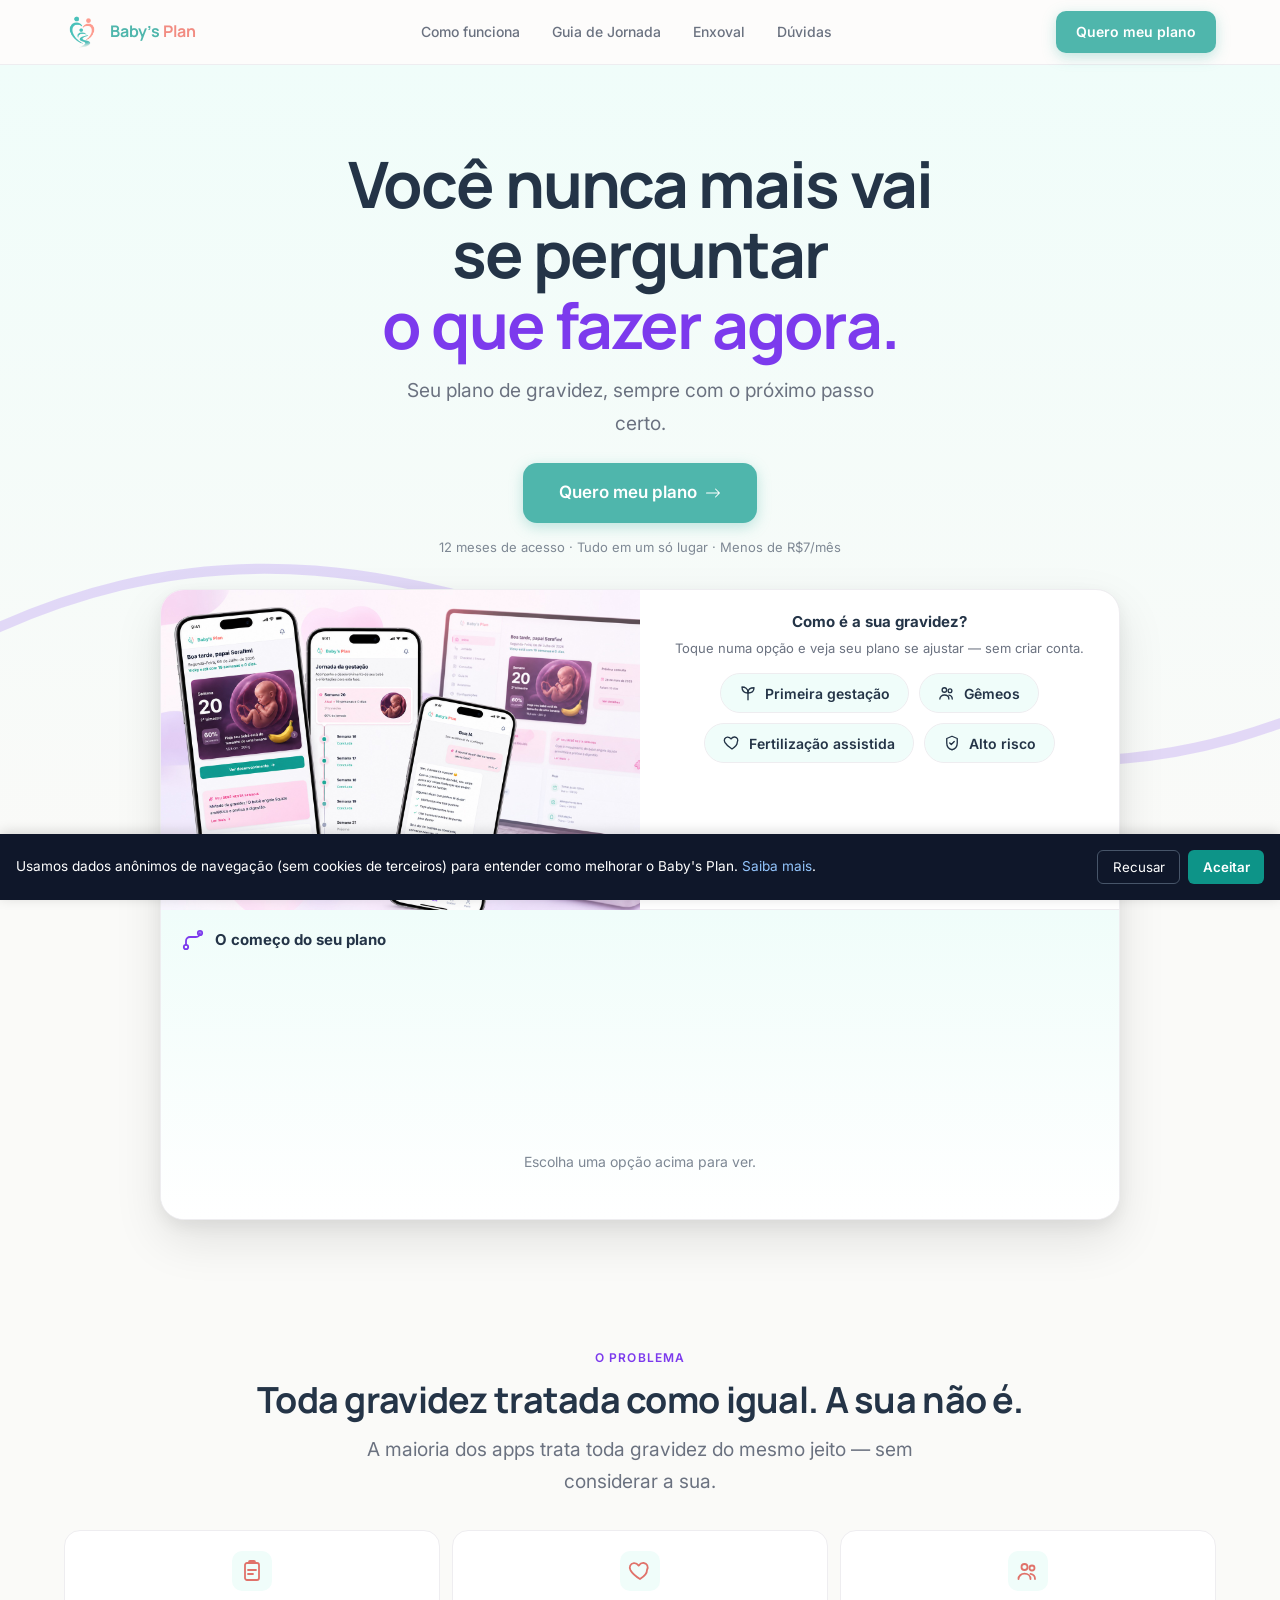
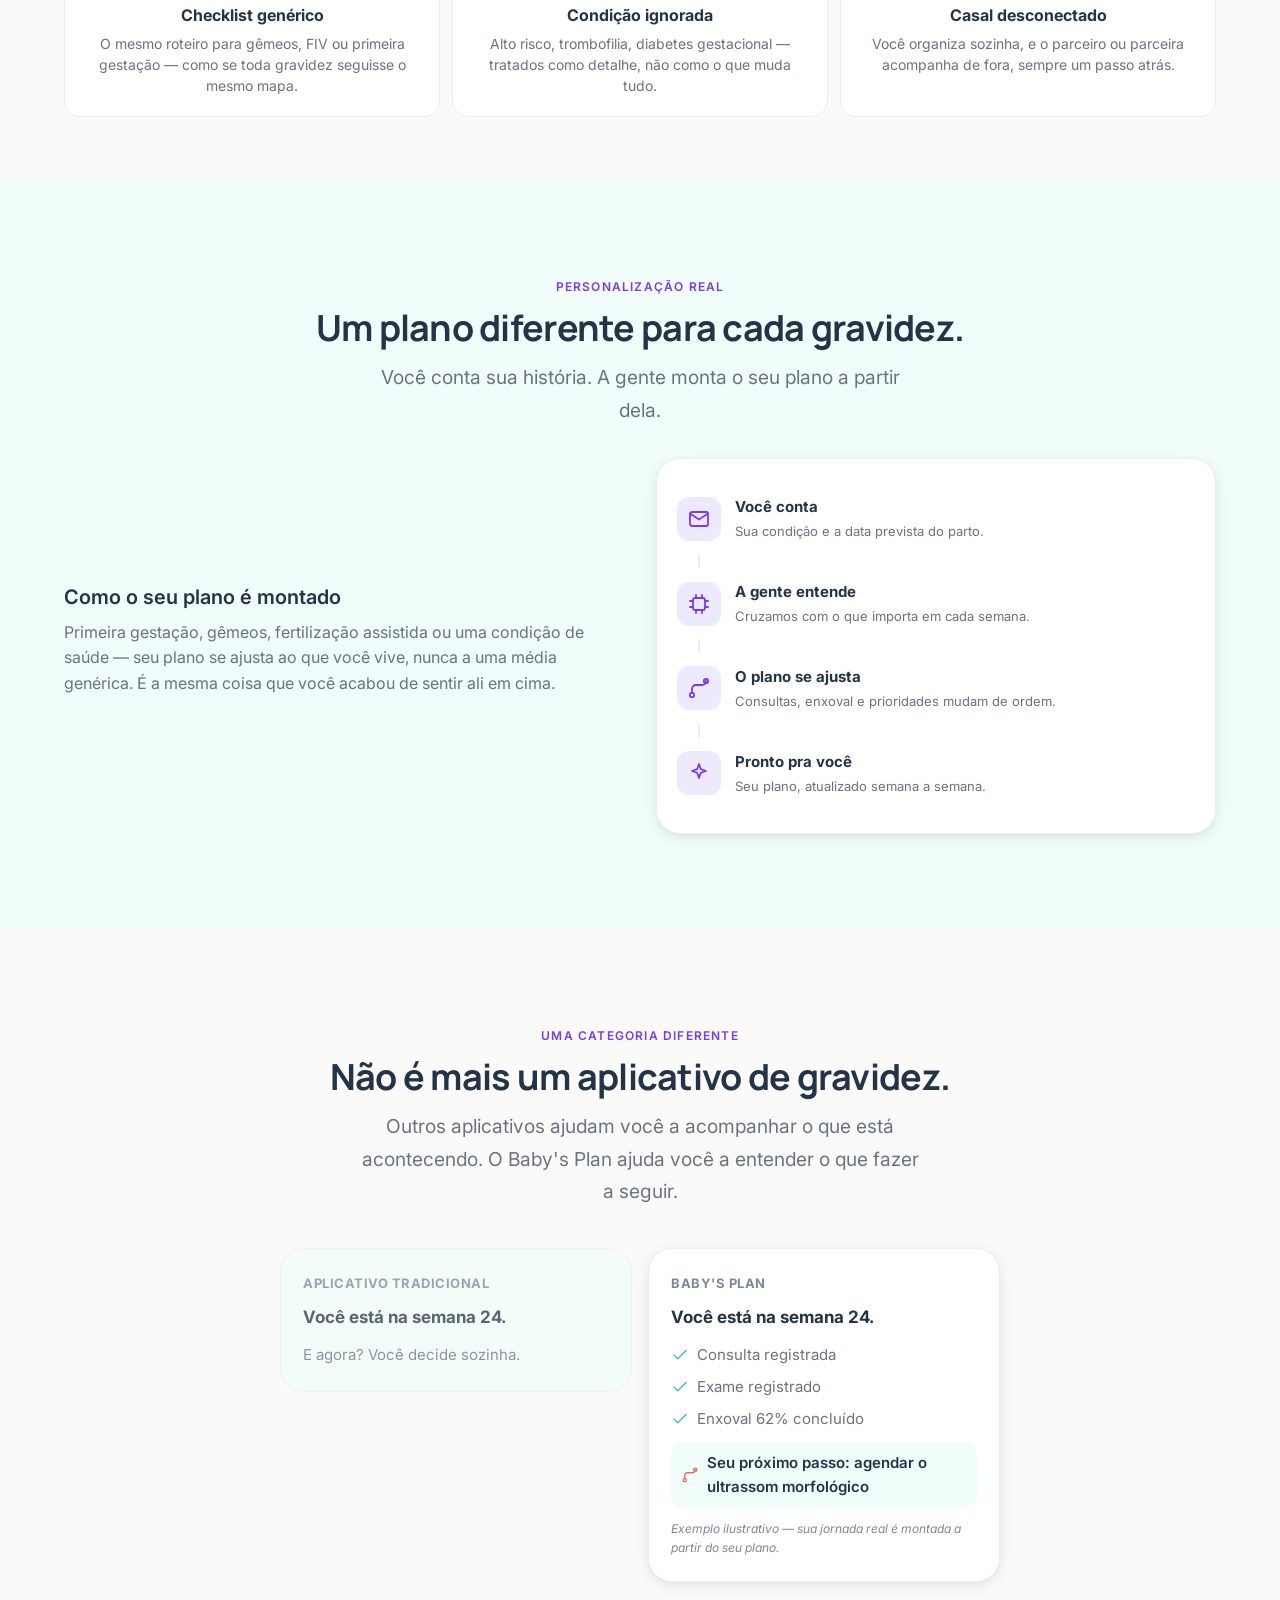
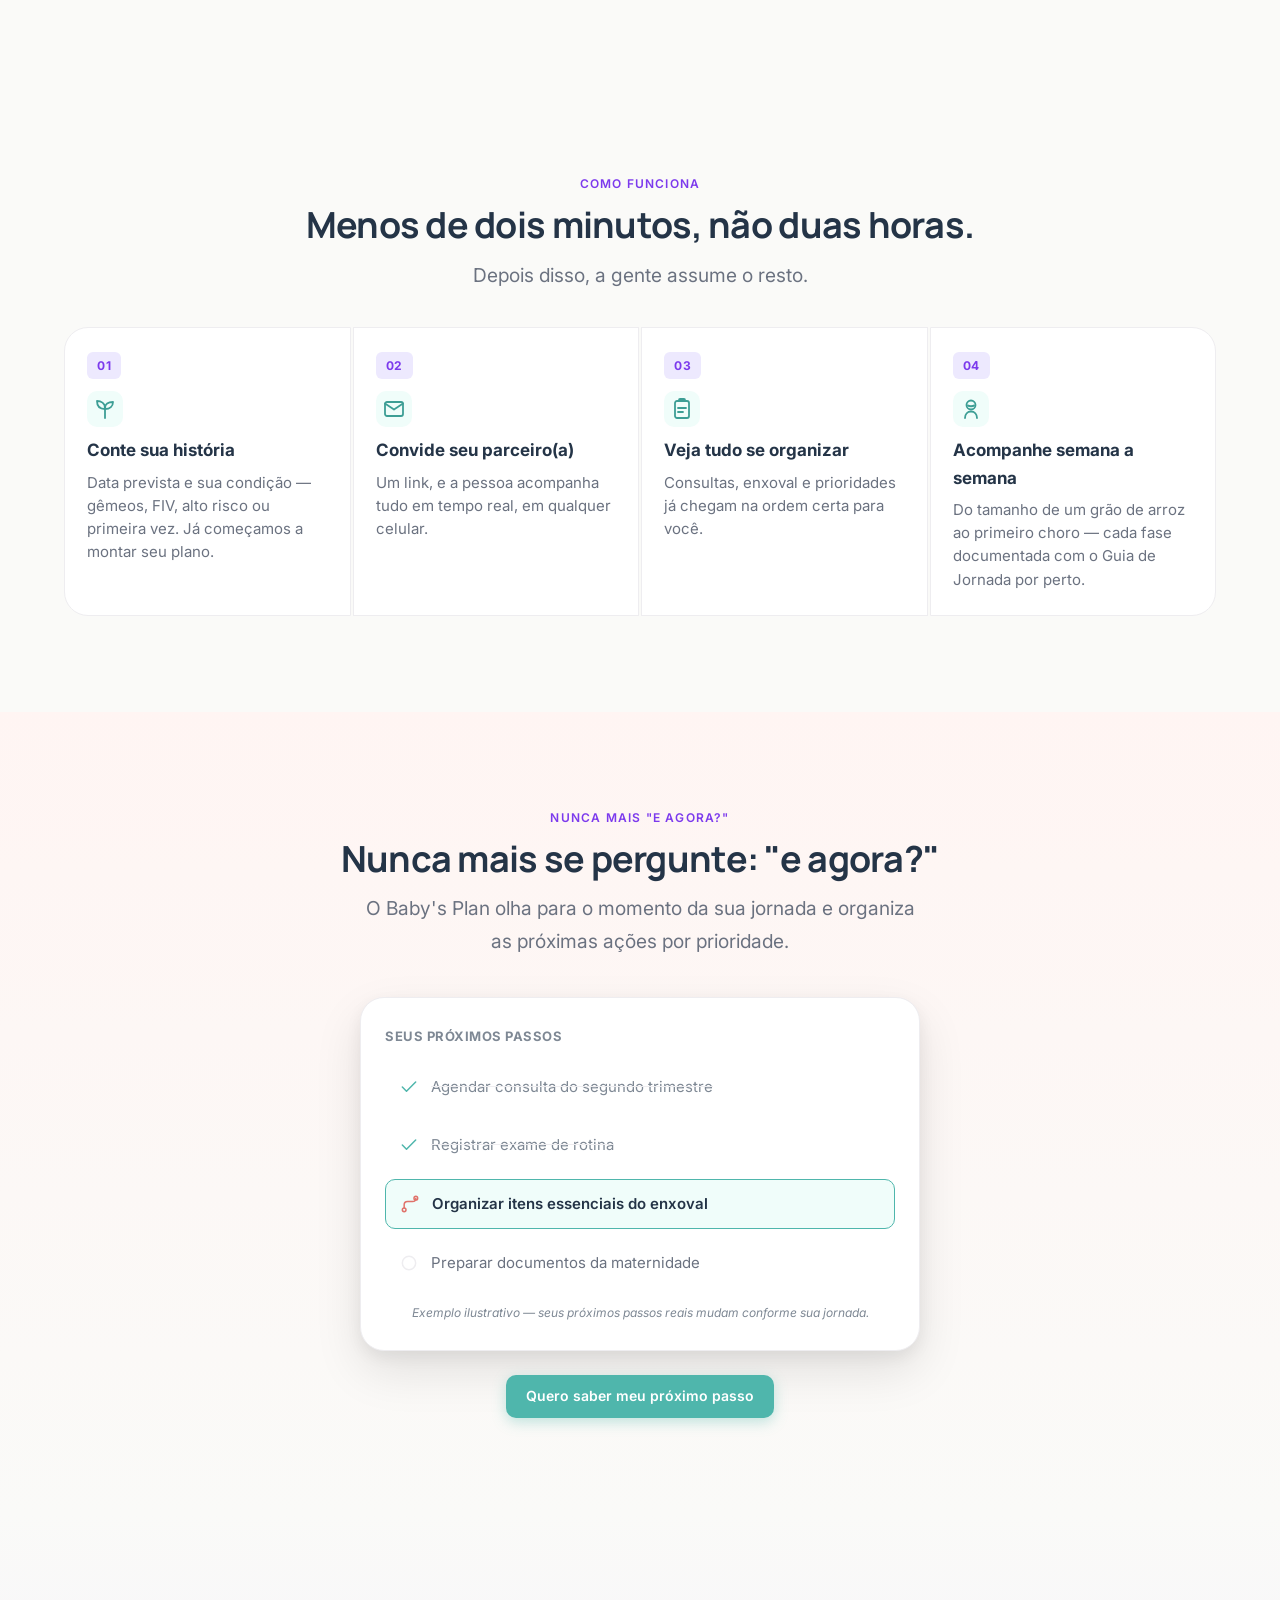
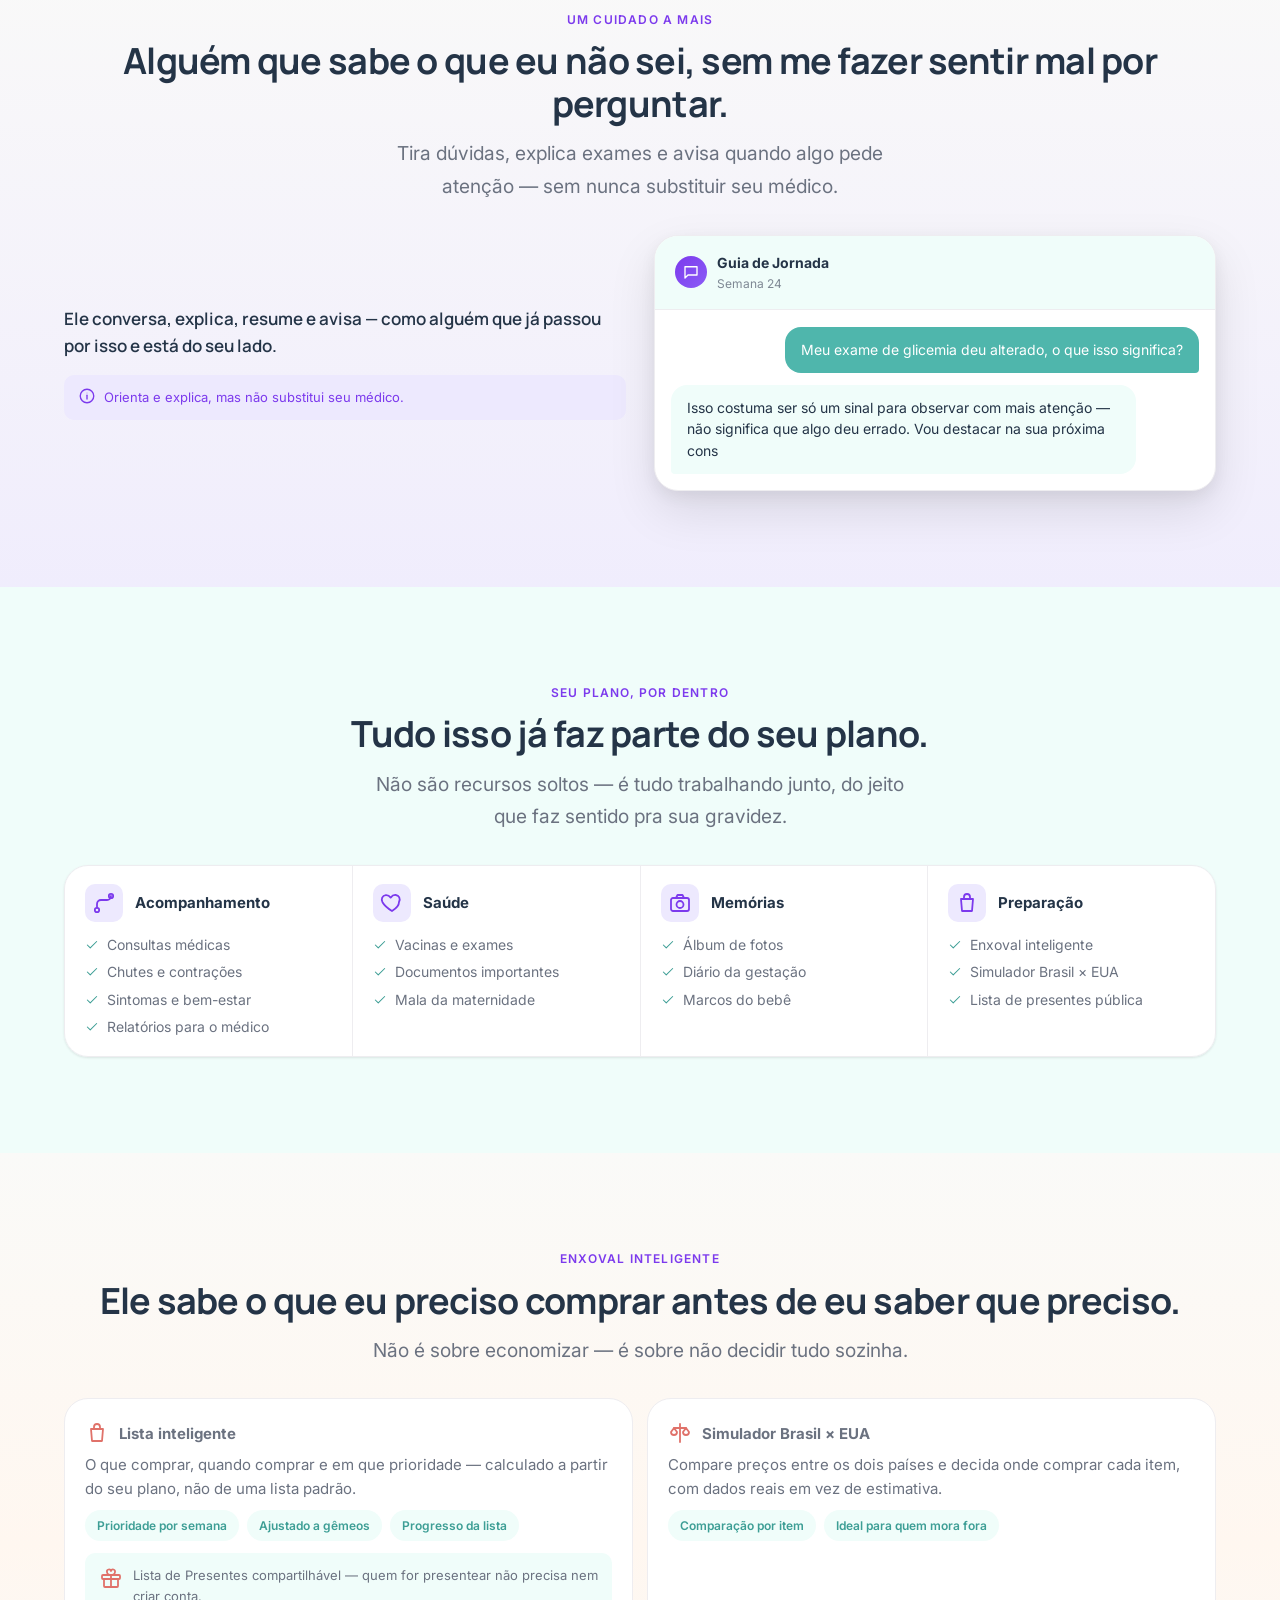
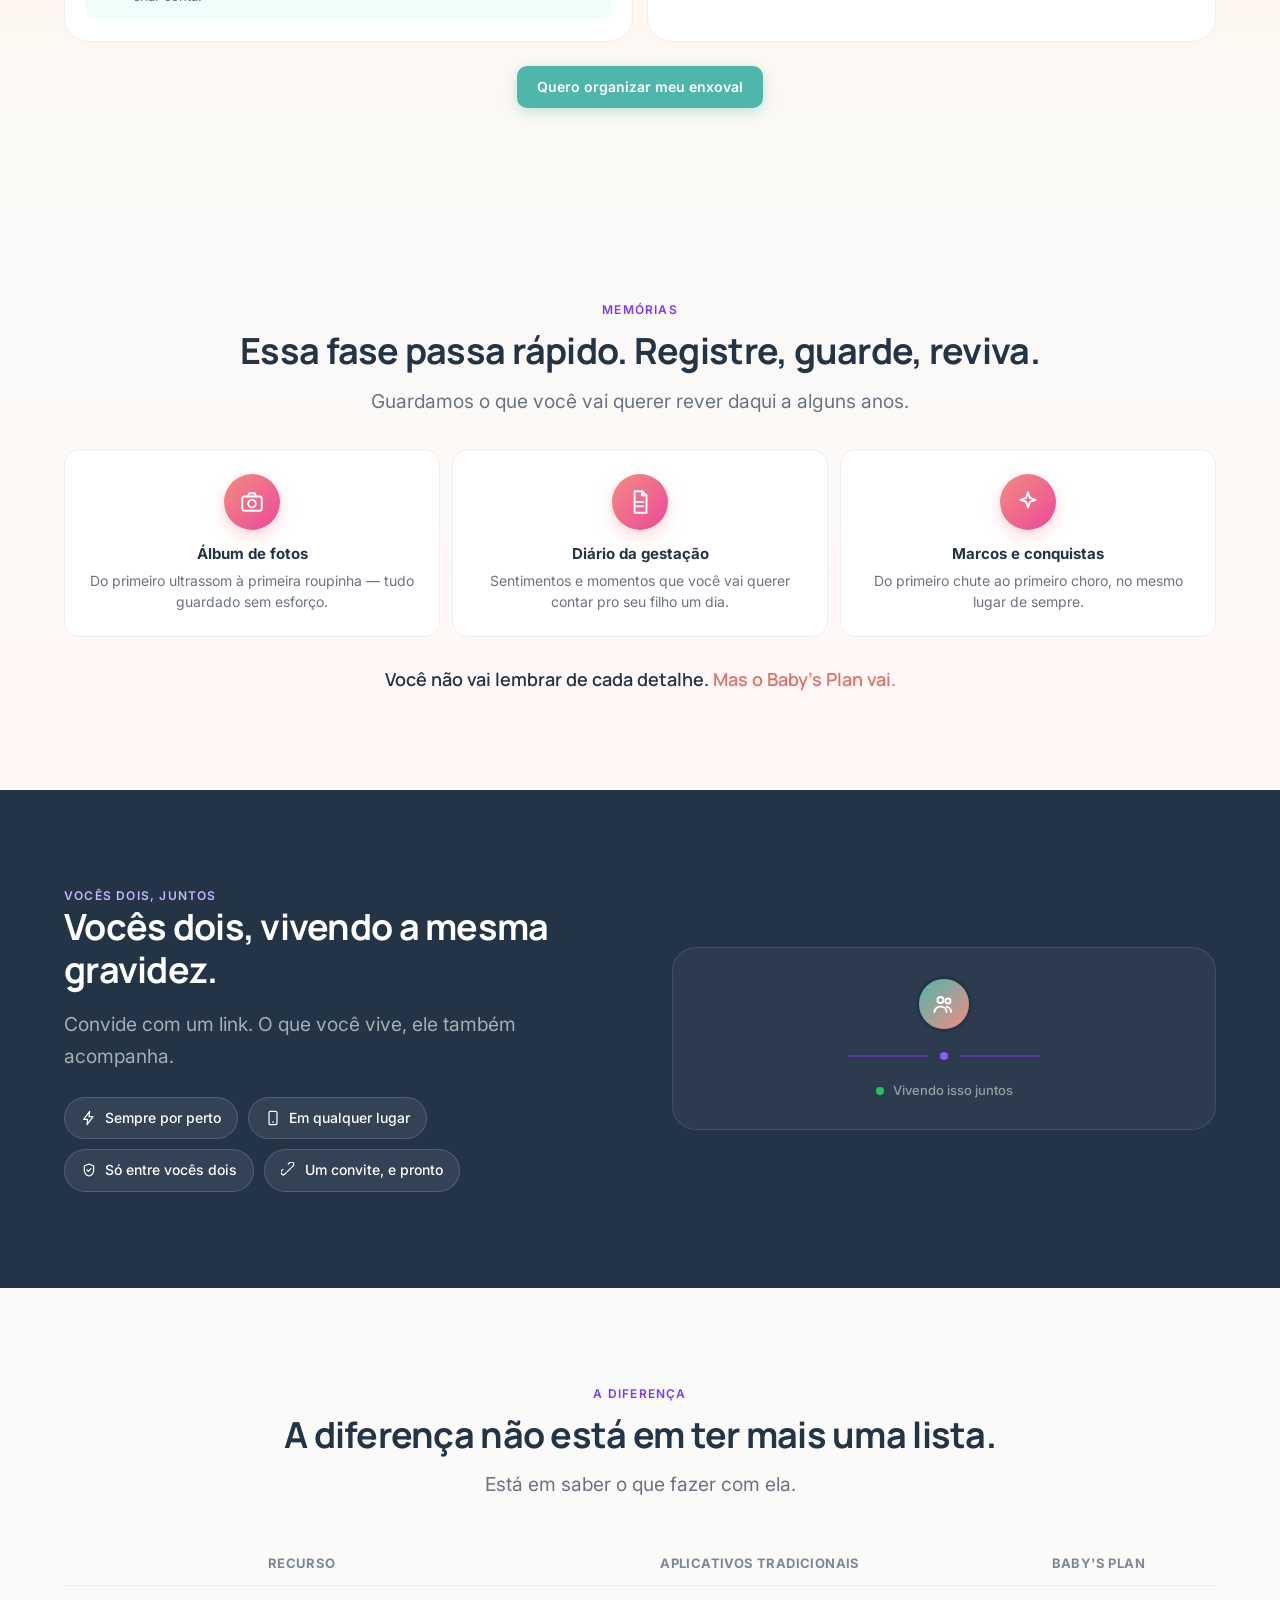
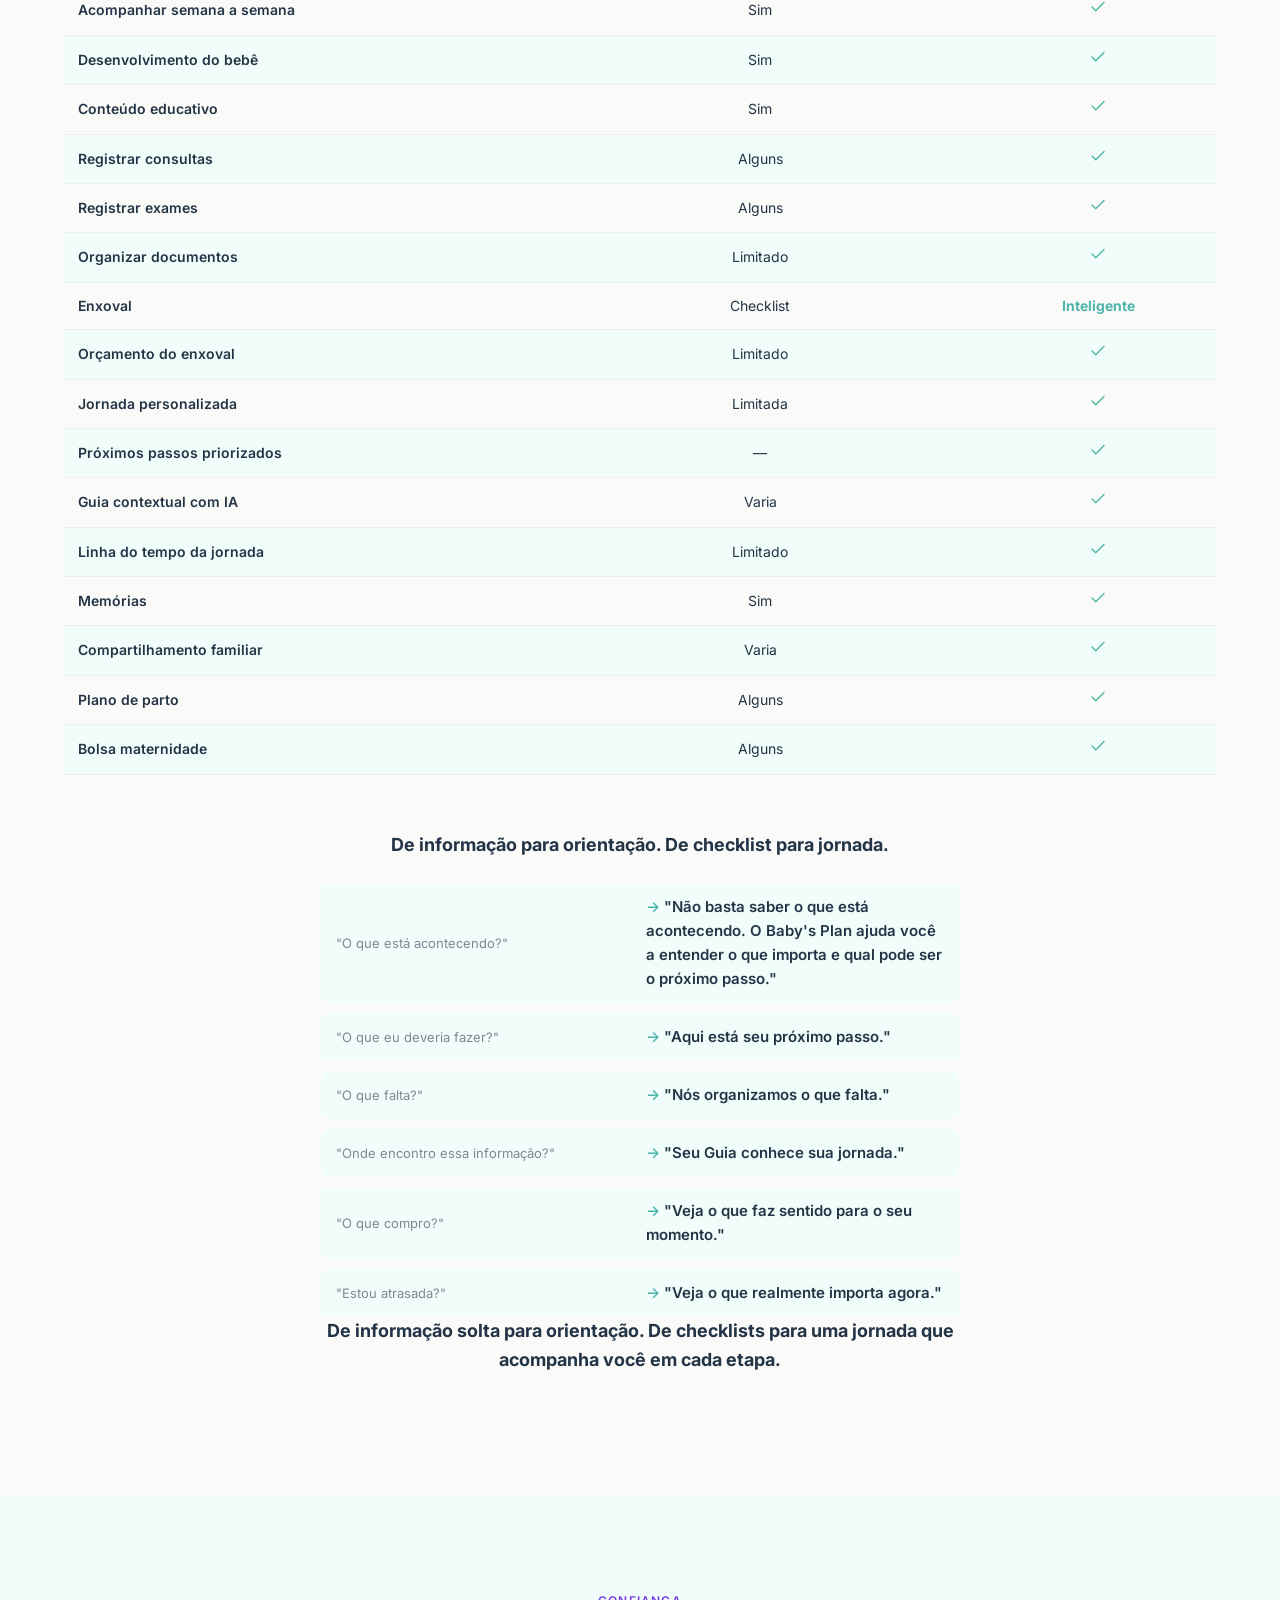
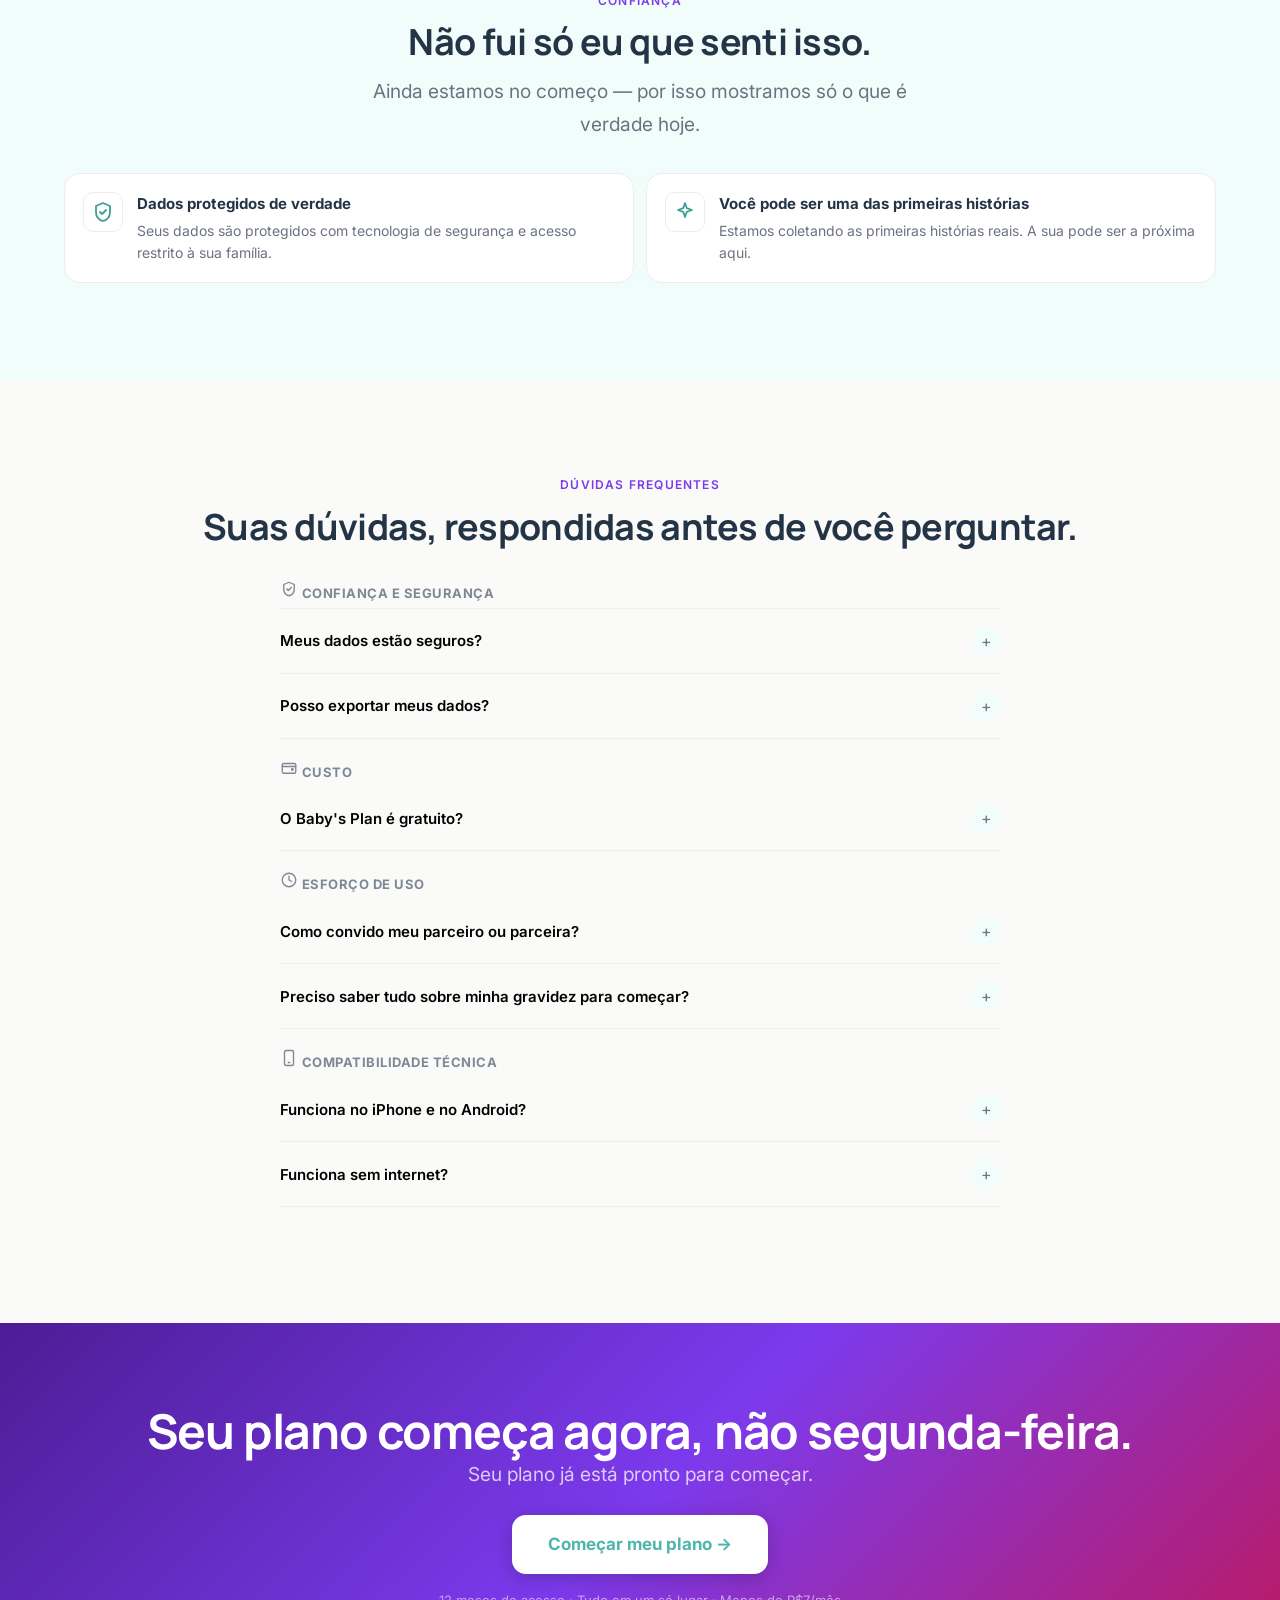
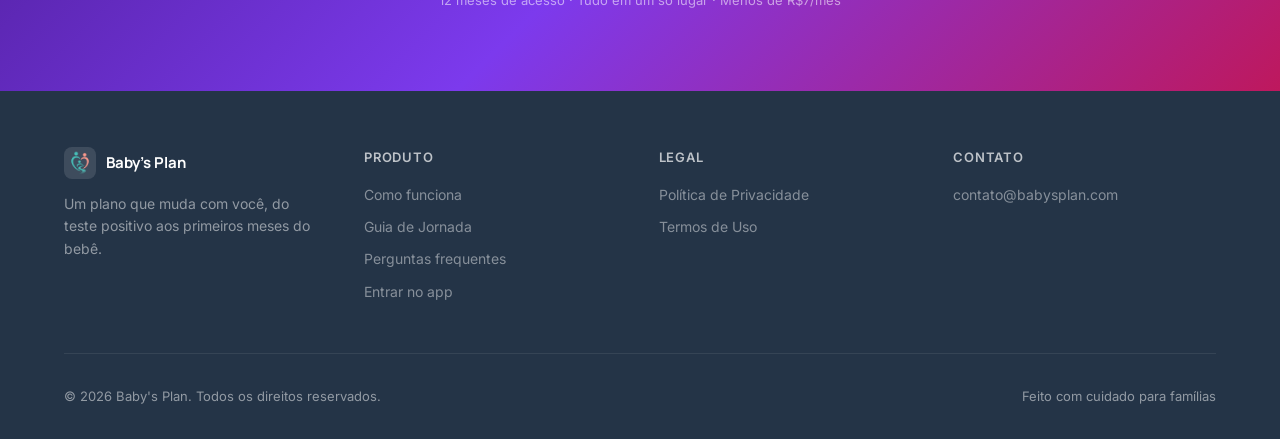
<file: index.html>
<!DOCTYPE html>
<html lang="pt-BR">
<head>
  <meta charset="UTF-8" />
  <meta name="viewport" content="width=device-width, initial-scale=1.0" />
  <title>Baby's Plan — Um plano para cada semana da sua gravidez</title>
  <meta name="description" content="O Baby's Plan monta um plano só seu — consultas, enxoval e apoio de IA, sempre com o próximo passo certo. Para gêmeos, alto risco, FIV ou primeira vez." />
  <meta name="robots" content="index, follow" />
  <link rel="canonical" href="https://babysplan.com/" />

  <!-- Open Graph -->
  <meta property="og:type" content="website" />
  <meta property="og:url" content="https://babysplan.com/" />
  <meta property="og:title" content="Baby's Plan — Um plano para cada semana da sua gravidez" />
  <meta property="og:description" content="Seu plano de gravidez, sempre com o próximo passo certo — gêmeos, alto risco, FIV ou primeira vez." />
  <meta property="og:image" content="https://babysplan.com/og-image.png" />
  <meta property="og:image:width" content="1200" />
  <meta property="og:image:height" content="630" />
  <meta property="og:locale" content="pt_BR" />
  <meta property="og:site_name" content="Baby's Plan" />

  <!-- Twitter Card -->
  <meta name="twitter:card" content="summary_large_image" />
  <meta name="twitter:title" content="Baby's Plan — Um plano para cada semana da sua gravidez" />
  <meta name="twitter:description" content="Seu plano de gravidez, sempre com o próximo passo certo — gêmeos, alto risco, FIV ou primeira vez." />
  <meta name="twitter:image" content="https://babysplan.com/og-image.png" />

  <!-- PWA / Manifest -->
  <link rel="manifest" href="/manifest.json" />
  <meta name="theme-color" content="#4FB6AC" />
  <link rel="apple-touch-icon" sizes="180x180" href="/icons/apple-touch-icon.png" />

  <!-- Preconnect -->
  <link rel="preconnect" href="https://fonts.googleapis.com" />
  <link rel="preconnect" href="https://fonts.gstatic.com" crossorigin />
  <link rel="stylesheet" href="https://fonts.googleapis.com/css2?family=Inter:wght@400;500;600;700&family=Manrope:wght@600;700;800&display=swap" />

  <!-- Styles -->
  <link rel="stylesheet" href="/css/style.css?v=7" />

  <!-- Favicon -->
  <link rel="icon" type="image/svg+xml" href="/favicon.svg" />

  <!-- Fallback: se JS não rodar, o scroll-reveal não pode deixar o conteúdo
       permanentemente invisível (opacity:0 é o estado inicial em css/style.css). -->
  <noscript><style>[data-reveal], .hero-timeline-bg { opacity: 1 !important; transform: none !important; }</style></noscript>

  <!-- Schema.org: WebApplication -->
  <script type="application/ld+json">
  {
    "@context": "https://schema.org",
    "@type": "WebApplication",
    "name": "Baby's Plan",
    "url": "https://app.babysplan.com",
    "description": "O Baby's Plan monta um plano de gravidez sob medida — consultas, enxoval e um guia de apoio, sempre com o próximo passo certo. Para gêmeos, FIV, alto risco ou primeira gestação.",
    "applicationCategory": "HealthApplication",
    "operatingSystem": "All",
    "offers": { "@type": "Offer", "price": "0", "priceCurrency": "BRL" }
  }
  </script>

  <!-- Schema.org: Organization -->
  <script type="application/ld+json">
  {
    "@context": "https://schema.org",
    "@type": "Organization",
    "name": "Baby's Plan",
    "url": "https://babysplan.com/",
    "logo": "https://babysplan.com/icons/icon-512.png"
  }
  </script>

  <!-- Schema.org: FAQPage (espelha exatamente a seção #faq) -->
  <script type="application/ld+json">
  {
    "@context": "https://schema.org",
    "@type": "FAQPage",
    "mainEntity": [
      {
        "@type": "Question",
        "name": "Meus dados estão seguros?",
        "acceptedAnswer": { "@type": "Answer", "text": "Sim. Seus dados são protegidos com tecnologia de segurança e só você e sua família têm acesso às informações da jornada. Não compartilhamos seus dados com terceiros nem os usamos para publicidade." }
      },
      {
        "@type": "Question",
        "name": "Posso exportar meus dados?",
        "acceptedAnswer": { "@type": "Answer", "text": "Sim. Na seção Relatórios, você exporta um resumo completo da sua jornada em CSV — consultas, sintomas, enxoval e linha do tempo." }
      },
      {
        "@type": "Question",
        "name": "O Baby's Plan é gratuito?",
        "acceptedAnswer": { "@type": "Answer", "text": "Não é gratuito. O Baby's Plan funciona com 12 meses de acesso completo por menos de R$7/mês — seu plano, o guia de apoio, o enxoval inteligente e a sincronização em casal, tudo em um só lugar." }
      },
      {
        "@type": "Question",
        "name": "Como convido meu parceiro ou parceira?",
        "acceptedAnswer": { "@type": "Answer", "text": "Dentro do app, em Configurações → Convidar parceiro(a), um link único é gerado para enviar por WhatsApp, e-mail ou qualquer mensageiro. Ao aceitar, a pessoa passa a ver e editar tudo em tempo real." }
      },
      {
        "@type": "Question",
        "name": "Preciso saber tudo sobre minha gravidez para começar?",
        "acceptedAnswer": { "@type": "Answer", "text": "Não. Você conta o que já sabe hoje — primeira gestação, gêmeos, fertilização assistida ou uma condição de saúde — e seu plano se ajusta a partir daí. Nada precisa estar definido de antemão." }
      },
      {
        "@type": "Question",
        "name": "Funciona no iPhone e no Android?",
        "acceptedAnswer": { "@type": "Answer", "text": "Sim. O Baby's Plan é um Progressive Web App — funciona em qualquer celular com navegador moderno e pode ser instalado na tela inicial como um app nativo." }
      },
      {
        "@type": "Question",
        "name": "Funciona sem internet?",
        "acceptedAnswer": { "@type": "Answer", "text": "Parcialmente. Você pode consultar informações e listas que já foram carregadas mesmo sem internet. Quando a conexão voltar, as novas informações são sincronizadas automaticamente." }
      }
    ]
  }
  </script>
</head>
<body>

<!-- ── Sprite de ícones (substitui todo emoji da Landing) ───── -->
<svg class="icon-sprite" aria-hidden="true">
  <defs>
    <symbol id="icon-route" viewBox="0 0 24 24"><circle cx="5" cy="19" r="2.2"/><circle cx="19" cy="5" r="2.2"/><path d="M5 16.8V13a4 4 0 0 1 4-4h6a4 4 0 0 0 4-4"/></symbol>
    <symbol id="icon-cpu" viewBox="0 0 24 24"><rect x="6" y="6" width="12" height="12" rx="2"/><path d="M9 3v3M15 3v3M9 18v3M15 18v3M3 9h3M3 15h3M18 9h3M18 15h3"/></symbol>
    <symbol id="icon-chat" viewBox="0 0 24 24"><path d="M4 5h16v11H8l-4 4V5z"/></symbol>
    <symbol id="icon-heart" viewBox="0 0 24 24"><path d="M12 20s-7-4.4-9.5-8.8C.7 7.8 2.4 4.5 5.8 4.1c2-.2 3.6.8 4.9 2.5 1.4-1.9 3-2.8 5-2.6 3.4.4 5 3.7 3.3 7C19.1 15.6 12 20 12 20z"/></symbol>
    <symbol id="icon-bag" viewBox="0 0 24 24"><path d="M6 8h12l-1 12H7L6 8z"/><path d="M9 8V6a3 3 0 0 1 6 0v2"/></symbol>
    <symbol id="icon-camera" viewBox="0 0 24 24"><rect x="3" y="7" width="18" height="13" rx="2"/><path d="M8 7l1.5-3h5L16 7"/><circle cx="12" cy="13.5" r="3.5"/></symbol>
    <symbol id="icon-link" viewBox="0 0 24 24"><path d="M9.5 14.5l5-5"/><path d="M8 16l-2 2a3.5 3.5 0 0 1-5-5l2-2"/><path d="M16 8l2-2a3.5 3.5 0 0 0-5-5l-2 2"/></symbol>
    <symbol id="icon-users" viewBox="0 0 24 24"><circle cx="8.5" cy="8" r="3"/><circle cx="16" cy="9" r="2.5"/><path d="M2.5 20c0-3 2.5-5.3 6-5.3s6 2.3 6 5.3"/><path d="M14.5 14.9c2.8.4 4.5 2.4 4.5 5.1"/></symbol>
    <symbol id="icon-shield" viewBox="0 0 24 24"><path d="M12 3l7 3v6c0 5-3 8-7 9-4-1-7-4-7-9V6l7-3z"/><path d="M9 12l2 2 4-4"/></symbol>
    <symbol id="icon-wallet" viewBox="0 0 24 24"><rect x="3" y="6" width="18" height="13" rx="2"/><path d="M3 10h18"/><circle cx="16.5" cy="14" r="1"/></symbol>
    <symbol id="icon-clock" viewBox="0 0 24 24"><circle cx="12" cy="12" r="9"/><path d="M12 7v5l3.5 2"/></symbol>
    <symbol id="icon-smartphone" viewBox="0 0 24 24"><rect x="6" y="2" width="12" height="20" rx="2"/><path d="M11 18h2"/></symbol>
    <symbol id="icon-sprout" viewBox="0 0 24 24"><path d="M12 21V11"/><path d="M12 11C12 6 8 4 4 4c0 5 3 8 8 8z"/><path d="M12 11c0-4 3-6 8-6 0 4-3 7-8 7z"/></symbol>
    <symbol id="icon-mail" viewBox="0 0 24 24"><rect x="3" y="5" width="18" height="14" rx="2"/><path d="M3 6.5l9 6 9-6"/></symbol>
    <symbol id="icon-clipboard" viewBox="0 0 24 24"><rect x="5" y="4" width="14" height="17" rx="2"/><path d="M9 4V3a1 1 0 0 1 1-1h4a1 1 0 0 1 1 1v1"/><path d="M8 11h8M8 15h5"/></symbol>
    <symbol id="icon-baby" viewBox="0 0 24 24"><circle cx="12" cy="8" r="4.5"/><path d="M9 8.5c1 1 5 1 6 0"/><path d="M6 21c0-4 2.5-6.5 6-6.5s6 2.5 6 6.5"/></symbol>
    <symbol id="icon-scale" viewBox="0 0 24 24"><path d="M12 3v18M6 7h12"/><path d="M3 11l3-4 3 4a3 3 0 0 1-6 0z"/><path d="M15 11l3-4 3 4a3 3 0 0 1-6 0z"/></symbol>
    <symbol id="icon-gift" viewBox="0 0 24 24"><rect x="3" y="9" width="18" height="4" rx="1"/><rect x="5" y="13" width="14" height="8" rx="1"/><path d="M12 9v12"/><path d="M12 9C9 9 8 7 8 6a2 2 0 0 1 4-1 2 2 0 0 1 4 1c0 1-1 3-4 3z"/></symbol>
    <symbol id="icon-info" viewBox="0 0 24 24"><circle cx="12" cy="12" r="9"/><path d="M12 11v5"/><circle cx="12" cy="8" r=".6" fill="currentColor" stroke="none"/></symbol>
    <symbol id="icon-check" viewBox="0 0 24 24"><path d="M4 12l5 5 11-11"/></symbol>
    <symbol id="icon-sparkle" viewBox="0 0 24 24"><path d="M12 3l1.8 5.2L19 10l-5.2 1.8L12 17l-1.8-5.2L5 10l5.2-1.8L12 3z"/></symbol>
    <symbol id="icon-zap" viewBox="0 0 24 24"><path d="M13 2L4 14h6l-1 8 9-12h-6l1-8z"/></symbol>
    <symbol id="icon-document" viewBox="0 0 24 24"><path d="M7 2h7l4 4v16H7V2z"/><path d="M14 2v4h4"/><path d="M9 12h6M9 16h6"/></symbol>
    <symbol id="icon-close" viewBox="0 0 24 24"><path d="M5 5l14 14M19 5L5 19"/></symbol>
    <symbol id="icon-circle" viewBox="0 0 24 24"><circle cx="12" cy="12" r="8"/></symbol>
  </defs>
</svg>

<!-- ── Mobile Menu ─────────────────────────────────────────── -->
<div class="mobile-menu" id="mobileMenu" role="dialog" aria-label="Menu de navegação">
  <div class="mobile-menu-header">
    <div class="navbar-logo">
      <div class="navbar-logo-icon">
        <img src="/icons/logo-icon.png" width="36" height="36" alt="" aria-hidden="true" />
      </div>
      <span class="navbar-logo-name">Baby's <span>Plan</span></span>
    </div>
    <button class="mobile-menu-close" onclick="closeMobileMenu()" aria-label="Fechar menu">
      <svg class="icon" aria-hidden="true"><use href="#icon-close"/></svg>
    </button>
  </div>
  <nav class="mobile-menu-links">
    <a href="#como-funciona" onclick="closeMobileMenu()">Como funciona</a>
    <a href="#guia-jornada" onclick="closeMobileMenu()">Guia de Jornada</a>
    <a href="#enxoval" onclick="closeMobileMenu()">Enxoval</a>
    <a href="#faq" onclick="closeMobileMenu()">Dúvidas</a>
  </nav>
  <div style="margin-top:32px">
    <a href="https://app.babysplan.com" class="btn btn-primary btn-lg" style="width:100%;justify-content:center" data-analytics="mobile_menu_cta_click" data-analytics-source="mobile_menu">
      Quero meu plano →
    </a>
      </div>
    </div>

<!-- ── Navbar ──────────────────────────────────────────────── -->
<header>
  <nav class="navbar" role="navigation" aria-label="Navegação principal">
    <div class="container navbar-inner">
      <a href="/" class="navbar-logo" aria-label="Baby's Plan — página inicial">
        <div class="navbar-logo-icon">
          <img src="/icons/logo-icon.png" width="36" height="36" alt="" aria-hidden="true" />
        </div>
        <span class="navbar-logo-name">Baby's <span>Plan</span></span>
      </a>

      <ul class="navbar-links" role="list">
        <li><a href="#como-funciona">Como funciona</a></li>
        <li><a href="#guia-jornada">Guia de Jornada</a></li>
        <li><a href="#enxoval">Enxoval</a></li>
        <li><a href="#faq">Dúvidas</a></li>
      </ul>

      <div class="navbar-cta">
        <a href="https://app.babysplan.com" class="btn btn-primary btn-sm" data-analytics="hero_cta_click" data-analytics-source="navbar">Quero meu plano</a>
        <button class="navbar-menu-btn" onclick="openMobileMenu()" aria-label="Abrir menu" aria-expanded="false" id="menuToggle">
          <svg width="22" height="16" viewBox="0 0 22 16" fill="none" aria-hidden="true">
            <path d="M1 1h20M1 8h20M1 15h20" stroke="currentColor" stroke-width="2" stroke-linecap="round"/>
          </svg>
        </button>
      </div>
    </div>
  </nav>
</header>

<!-- ── Capítulo 1 · Hero ───────────────────────────────────── -->
<section class="hero" id="hero" aria-labelledby="hero-headline">
  <svg class="hero-timeline-bg" viewBox="0 0 1200 300" preserveAspectRatio="xMidYMid slice" aria-hidden="true">
    <path class="journey-path-line" d="M-20,180 C150,60 250,260 420,150 C570,60 650,240 800,140 C920,60 1000,200 1220,120"
      fill="none" stroke="#7C3AED" stroke-width="2.5" stroke-linecap="round" opacity=".35"/>
    <circle cx="420" cy="150" r="5" fill="#F28C82" opacity=".5"/>
    <circle cx="800" cy="140" r="5" fill="#4FB6AC" opacity=".5"/>
  </svg>

  <div class="container">
    <div class="hero-content">
      <h1 class="display-1 hero-headline" id="hero-headline">
        Você nunca mais vai se perguntar<br><em>o que fazer agora.</em>
      </h1>

      <p class="subtitle hero-sub">
        Seu plano de gravidez, sempre com o próximo passo certo.
      </p>

      <div class="hero-actions">
        <a href="https://app.babysplan.com" class="btn btn-primary btn-lg" data-analytics="hero_cta_click" data-analytics-source="hero_primary">
          Quero meu plano
          <svg width="16" height="16" viewBox="0 0 16 16" fill="currentColor" aria-hidden="true">
            <path fill-rule="evenodd" d="M1 8a.5.5 0 0 1 .5-.5h11.793l-3.147-3.146a.5.5 0 0 1 .708-.708l4 4a.5.5 0 0 1 0 .708l-4 4a.5.5 0 0 1-.708-.708L13.293 8.5H1.5A.5.5 0 0 1 1 8z"/>
          </svg>
        </a>
      </div>

      <p class="hero-note">12 meses de acesso · Tudo em um só lugar · Menos de R$7/mês</p>
    </div>

    <!-- Momento WOW: a Jornada se desenha ao vivo, sem cadastro -->
    <div class="hero-mockup">
      <div class="wow-panel" id="wowPanel">
        <div class="wow-panel-top">
          <div class="wow-mockup-frame">
            <img
              class="mockup-img"
              src="/images/screenshots-showcase.jpg"
              alt="Telas reais do Baby's Plan: dashboard da jornada, enxoval inteligente, guia de IA e visão sincronizada entre o casal"
              loading="eager"
              fetchpriority="high"
              width="1536"
              height="1024"
            />
          </div>
          <div class="wow-prompt">
            <p class="wow-prompt-title">Como é a sua gravidez?</p>
            <p class="wow-prompt-sub">Toque numa opção e veja seu plano se ajustar — sem criar conta.</p>
            <div class="wow-badges" role="group" aria-label="Escolha o tipo de jornada para ver a personalização">
              <button class="wow-badge" type="button" data-journey="primeira" aria-pressed="false">
                <svg class="icon" aria-hidden="true"><use href="#icon-sprout"/></svg>
                Primeira gestação
              </button>
              <button class="wow-badge" type="button" data-journey="gemeos" aria-pressed="false">
                <svg class="icon" aria-hidden="true"><use href="#icon-users"/></svg>
                Gêmeos
              </button>
              <button class="wow-badge" type="button" data-journey="fiv" aria-pressed="false">
                <svg class="icon" aria-hidden="true"><use href="#icon-heart"/></svg>
                Fertilização assistida
              </button>
              <button class="wow-badge" type="button" data-journey="alto-risco" aria-pressed="false">
                <svg class="icon" aria-hidden="true"><use href="#icon-shield"/></svg>
                Alto risco
              </button>
            </div>
          </div>
        </div>

        <div class="wow-result" id="wowResult" aria-live="polite">
          <div class="wow-result-header">
            <svg class="icon" aria-hidden="true"><use href="#icon-route"/></svg>
            <p class="wow-result-title">O começo do seu plano</p>
          </div>
          <svg class="wow-path-svg" id="wowPathSvg" viewBox="0 0 600 90" preserveAspectRatio="none" aria-hidden="true">
            <path class="journey-path-line" d="M10,70 C120,20 160,80 260,45 C360,10 400,80 500,40 C540,25 560,40 590,30"
              fill="none" stroke="#4FB6AC" stroke-width="3" stroke-linecap="round"/>
          </svg>
          <div class="wow-milestones" id="wowMilestones">
            <p class="wow-empty-state">Escolha uma opção acima para ver.</p>
          </div>
        </div>
      </div>
    </div>
  </div>
</section>

<!-- ── Capítulo 2 · Problema ───────────────────────────────── -->
<section class="section section-sm" id="problema" aria-labelledby="problema-title">
  <div class="container">
    <div class="section-header centered" data-reveal>
      <p class="eyebrow">O problema</p>
      <h2 class="h2" id="problema-title">Toda gravidez tratada como igual. A sua não é.</h2>
      <p class="subtitle">A maioria dos apps trata toda gravidez do mesmo jeito — sem considerar a sua.</p>
    </div>

    <div class="pain-grid" data-reveal>
      <div class="pain-card">
        <div class="pain-icon"><svg class="icon" aria-hidden="true"><use href="#icon-clipboard"/></svg></div>
        <p class="pain-title">Checklist genérico</p>
        <p class="pain-desc">O mesmo roteiro para gêmeos, FIV ou primeira gestação — como se toda gravidez seguisse o mesmo mapa.</p>
      </div>
      <div class="pain-card">
        <div class="pain-icon"><svg class="icon" aria-hidden="true"><use href="#icon-heart"/></svg></div>
        <p class="pain-title">Condição ignorada</p>
        <p class="pain-desc">Alto risco, trombofilia, diabetes gestacional — tratados como detalhe, não como o que muda tudo.</p>
      </div>
      <div class="pain-card">
        <div class="pain-icon"><svg class="icon" aria-hidden="true"><use href="#icon-users"/></svg></div>
        <p class="pain-title">Casal desconectado</p>
        <p class="pain-desc">Você organiza sozinha, e o parceiro ou parceira acompanha de fora, sempre um passo atrás.</p>
      </div>
    </div>
  </div>
</section>

<!-- ── Capítulo 3 · Motor da Jornada ────────────────────────── -->
<section class="section motor-section" id="motor-da-jornada" aria-labelledby="motor-title">
  <div class="container">
    <div class="section-header centered" data-reveal>
      <p class="eyebrow">Personalização real</p>
      <h2 class="h2" id="motor-title">Um plano diferente para cada gravidez.</h2>
      <p class="subtitle">Você conta sua história. A gente monta o seu plano a partir dela.</p>
    </div>

    <div class="motor-grid">
      <div class="motor-copy" data-reveal>
        <h3 class="h3">Como o seu plano é montado</h3>
        <p>Primeira gestação, gêmeos, fertilização assistida ou uma condição de saúde — seu plano se ajusta ao que você vive, nunca a uma média genérica. É a mesma coisa que você acabou de sentir ali em cima.</p>
      </div>

      <div class="motor-mech" data-reveal data-motor-mechanism>
        <div class="motor-steps">
          <div class="motor-step" data-step="entrada">
            <div class="motor-step-icon"><svg class="icon" aria-hidden="true"><use href="#icon-mail"/></svg></div>
            <div>
              <p class="motor-step-title">Você conta</p>
              <p class="motor-step-desc">Sua condição e a data prevista do parto.</p>
            </div>
          </div>
          <div class="motor-step-connector"></div>
          <div class="motor-step" data-step="processamento">
            <div class="motor-step-icon"><svg class="icon" aria-hidden="true"><use href="#icon-cpu"/></svg></div>
            <div>
              <p class="motor-step-title">A gente entende</p>
              <p class="motor-step-desc">Cruzamos com o que importa em cada semana.</p>
            </div>
          </div>
          <div class="motor-step-connector"></div>
          <div class="motor-step" data-step="adaptacao">
            <div class="motor-step-icon"><svg class="icon" aria-hidden="true"><use href="#icon-route"/></svg></div>
            <div>
              <p class="motor-step-title">O plano se ajusta</p>
              <p class="motor-step-desc">Consultas, enxoval e prioridades mudam de ordem.</p>
            </div>
          </div>
          <div class="motor-step-connector"></div>
          <div class="motor-step" data-step="resultado">
            <div class="motor-step-icon"><svg class="icon" aria-hidden="true"><use href="#icon-sparkle"/></svg></div>
            <div>
              <p class="motor-step-title">Pronto pra você</p>
              <p class="motor-step-desc">Seu plano, atualizado semana a semana.</p>
            </div>
          </div>
        </div>
      </div>
    </div>
  </div>
</section>

<!-- ── Diferenciação ────────────────────────────────────────── -->
<section class="section diff-section" id="diferenca" aria-labelledby="diferenca-title">
  <div class="container">
    <div class="section-header centered" data-reveal>
      <p class="eyebrow">Uma categoria diferente</p>
      <h2 class="h2" id="diferenca-title">Não é mais um aplicativo de gravidez.</h2>
      <p class="subtitle">Outros aplicativos ajudam você a acompanhar o que está acontecendo. O Baby's Plan ajuda você a entender o que fazer a seguir.</p>
    </div>

    <div class="diff-compare" data-reveal>
      <div class="diff-col diff-col-before">
        <p class="diff-col-label">Aplicativo tradicional</p>
        <p class="diff-mock-week">Você está na semana 24.</p>
        <p class="diff-mock-note">E agora? Você decide sozinha.</p>
      </div>
      <div class="diff-col diff-col-after">
        <p class="diff-col-label">Baby's Plan</p>
        <p class="diff-mock-week">Você está na semana 24.</p>
        <ul class="diff-mock-list" role="list">
          <li class="diff-mock-line is-done"><svg class="icon-sm" aria-hidden="true"><use href="#icon-check"/></svg> Consulta registrada</li>
          <li class="diff-mock-line is-done"><svg class="icon-sm" aria-hidden="true"><use href="#icon-check"/></svg> Exame registrado</li>
          <li class="diff-mock-line is-done"><svg class="icon-sm" aria-hidden="true"><use href="#icon-check"/></svg> Enxoval 62% concluído</li>
          <li class="diff-mock-line is-next"><svg class="icon-sm" aria-hidden="true"><use href="#icon-route"/></svg> Seu próximo passo: agendar o ultrassom morfológico</li>
        </ul>
        <p class="diff-mock-illustrative">Exemplo ilustrativo — sua jornada real é montada a partir do seu plano.</p>
      </div>
    </div>
  </div>
</section>

<!-- ── Capítulo 4 · Como Funciona ──────────────────────────── -->
<section class="section" id="como-funciona" aria-labelledby="steps-title">
  <div class="container">
    <div class="section-header centered" data-reveal>
      <p class="eyebrow">Como funciona</p>
      <h2 class="h2" id="steps-title">Menos de dois minutos, não duas horas.</h2>
      <p class="subtitle">Depois disso, a gente assume o resto.</p>
    </div>

    <div class="steps-grid" role="list">
      <div class="step-card" role="listitem" data-reveal data-reveal-delay="1">
        <span class="step-number">01</span>
        <div class="step-icon" aria-hidden="true"><svg class="icon" aria-hidden="true"><use href="#icon-sprout"/></svg></div>
        <h3 class="step-title">Conte sua história</h3>
        <p class="step-desc">Data prevista e sua condição — gêmeos, FIV, alto risco ou primeira vez. Já começamos a montar seu plano.</p>
      </div>
      <div class="step-card" role="listitem" data-reveal data-reveal-delay="2">
        <span class="step-number">02</span>
        <div class="step-icon" aria-hidden="true"><svg class="icon" aria-hidden="true"><use href="#icon-mail"/></svg></div>
        <h3 class="step-title">Convide seu parceiro(a)</h3>
        <p class="step-desc">Um link, e a pessoa acompanha tudo em tempo real, em qualquer celular.</p>
      </div>
      <div class="step-card" role="listitem" data-reveal data-reveal-delay="3">
        <span class="step-number">03</span>
        <div class="step-icon" aria-hidden="true"><svg class="icon" aria-hidden="true"><use href="#icon-clipboard"/></svg></div>
        <h3 class="step-title">Veja tudo se organizar</h3>
        <p class="step-desc">Consultas, enxoval e prioridades já chegam na ordem certa para você.</p>
      </div>
      <div class="step-card" role="listitem" data-reveal data-reveal-delay="4">
        <span class="step-number">04</span>
        <div class="step-icon" aria-hidden="true"><svg class="icon" aria-hidden="true"><use href="#icon-baby"/></svg></div>
        <h3 class="step-title">Acompanhe semana a semana</h3>
        <p class="step-desc">Do tamanho de um grão de arroz ao primeiro choro — cada fase documentada com o Guia de Jornada por perto.</p>
      </div>
    </div>
  </div>
</section>

<!-- ── Smart Missions / Próximo Passo ──────────────────────── -->
<section class="section missions-section" id="proximos-passos" aria-labelledby="missions-title">
  <div class="container">
    <div class="section-header centered" data-reveal>
      <p class="eyebrow">Nunca mais "e agora?"</p>
      <h2 class="h2" id="missions-title">Nunca mais se pergunte: "e agora?"</h2>
      <p class="subtitle">O Baby's Plan olha para o momento da sua jornada e organiza as próximas ações por prioridade.</p>
    </div>

    <div class="missions-panel" data-reveal>
      <p class="missions-panel-title">Seus próximos passos</p>
      <ul class="missions-list" role="list">
        <li class="mission-row is-done" role="listitem">
          <svg class="icon" aria-hidden="true"><use href="#icon-check"/></svg>
          <span>Agendar consulta do segundo trimestre</span>
        </li>
        <li class="mission-row is-done" role="listitem">
          <svg class="icon" aria-hidden="true"><use href="#icon-check"/></svg>
          <span>Registrar exame de rotina</span>
        </li>
        <li class="mission-row is-current" role="listitem">
          <svg class="icon" aria-hidden="true"><use href="#icon-route"/></svg>
          <span>Organizar itens essenciais do enxoval</span>
        </li>
        <li class="mission-row is-pending" role="listitem">
          <svg class="icon" aria-hidden="true"><use href="#icon-circle"/></svg>
          <span>Preparar documentos da maternidade</span>
        </li>
      </ul>
      <p class="missions-illustrative">Exemplo ilustrativo — seus próximos passos reais mudam conforme sua jornada.</p>
    </div>

    <div class="section-cta" data-reveal>
      <a href="https://app.babysplan.com" class="btn btn-primary btn-sm" data-analytics="missions_cta_click" data-analytics-source="proximos_passos">
        Quero saber meu próximo passo
      </a>
    </div>
  </div>
</section>

<!-- ── Capítulo 5 · Guia de Jornada (IA / Copiloto) ─────────── -->
<section class="section guide-section" id="guia-jornada" aria-labelledby="guide-title">
  <div class="container">
    <div class="section-header centered" data-reveal>
      <p class="eyebrow">Um cuidado a mais</p>
      <h2 class="h2" id="guide-title">Alguém que sabe o que eu não sei, sem me fazer sentir mal por perguntar.</h2>
      <p class="subtitle">Tira dúvidas, explica exames e avisa quando algo pede atenção — sem nunca substituir seu médico.</p>
    </div>

    <div class="guide-grid">
      <div data-reveal>
        <p class="guide-lead">Ele conversa, explica, resume e avisa — como alguém que já passou por isso e está do seu lado.</p>
        <div class="guide-disclaimer">
          <svg class="icon-sm" aria-hidden="true"><use href="#icon-info"/></svg>
          <span>Orienta e explica, mas não substitui seu médico.</span>
        </div>
      </div>

      <div class="chat-mockup" data-reveal data-chat-mockup>
        <div class="chat-mockup-header">
          <div class="chat-avatar"><svg class="icon-sm" aria-hidden="true"><use href="#icon-chat"/></svg></div>
          <div>
            <p class="chat-mockup-name">Guia de Jornada</p>
            <p class="chat-mockup-status">Semana 24</p>
          </div>
        </div>
        <div class="chat-body">
          <div class="chat-bubble chat-bubble-user">Meu exame de glicemia deu alterado, o que isso significa?</div>
          <div class="chat-bubble chat-bubble-ai" data-chat-ai data-chat-text="Isso costuma ser só um sinal para observar com mais atenção — não significa que algo deu errado. Vou destacar na sua próxima consulta, mas vale confirmar com seu obstetra.">
            <span class="chat-typing-dots" data-chat-typing><span></span><span></span><span></span></span>
          </div>
        </div>
      </div>
    </div>
  </div>
</section>

<!-- ── Plataforma Completa ─────────────────────────────────── -->
<section class="section platform-section" id="plataforma" aria-labelledby="platform-title">
  <div class="container">
    <div class="section-header centered" data-reveal>
      <p class="eyebrow">Seu plano, por dentro</p>
      <h2 class="h2" id="platform-title">Tudo isso já faz parte do seu plano.</h2>
      <p class="subtitle">Não são recursos soltos — é tudo trabalhando junto, do jeito que faz sentido pra sua gravidez.</p>
    </div>

    <div class="platform-frame" data-reveal>
    <div class="platform-grid">
      <div class="platform-card">
        <div class="platform-card-head">
          <div class="platform-icon"><svg class="icon" aria-hidden="true"><use href="#icon-route"/></svg></div>
          <p class="platform-card-title">Acompanhamento</p>
        </div>
        <div class="platform-items">
          <p class="platform-item"><svg class="icon" aria-hidden="true"><use href="#icon-check"/></svg> Consultas médicas</p>
          <p class="platform-item"><svg class="icon" aria-hidden="true"><use href="#icon-check"/></svg> Chutes e contrações</p>
          <p class="platform-item"><svg class="icon" aria-hidden="true"><use href="#icon-check"/></svg> Sintomas e bem-estar</p>
          <p class="platform-item"><svg class="icon" aria-hidden="true"><use href="#icon-check"/></svg> Relatórios para o médico</p>
        </div>
      </div>
      <div class="platform-card">
        <div class="platform-card-head">
          <div class="platform-icon"><svg class="icon" aria-hidden="true"><use href="#icon-heart"/></svg></div>
          <p class="platform-card-title">Saúde</p>
        </div>
        <div class="platform-items">
          <p class="platform-item"><svg class="icon" aria-hidden="true"><use href="#icon-check"/></svg> Vacinas e exames</p>
          <p class="platform-item"><svg class="icon" aria-hidden="true"><use href="#icon-check"/></svg> Documentos importantes</p>
          <p class="platform-item"><svg class="icon" aria-hidden="true"><use href="#icon-check"/></svg> Mala da maternidade</p>
        </div>
      </div>
      <div class="platform-card">
        <div class="platform-card-head">
          <div class="platform-icon"><svg class="icon" aria-hidden="true"><use href="#icon-camera"/></svg></div>
          <p class="platform-card-title">Memórias</p>
        </div>
        <div class="platform-items">
          <p class="platform-item"><svg class="icon" aria-hidden="true"><use href="#icon-check"/></svg> Álbum de fotos</p>
          <p class="platform-item"><svg class="icon" aria-hidden="true"><use href="#icon-check"/></svg> Diário da gestação</p>
          <p class="platform-item"><svg class="icon" aria-hidden="true"><use href="#icon-check"/></svg> Marcos do bebê</p>
        </div>
      </div>
      <div class="platform-card">
        <div class="platform-card-head">
          <div class="platform-icon"><svg class="icon" aria-hidden="true"><use href="#icon-bag"/></svg></div>
          <p class="platform-card-title">Preparação</p>
        </div>
        <div class="platform-items">
          <p class="platform-item"><svg class="icon" aria-hidden="true"><use href="#icon-check"/></svg> Enxoval inteligente</p>
          <p class="platform-item"><svg class="icon" aria-hidden="true"><use href="#icon-check"/></svg> Simulador Brasil × EUA</p>
          <p class="platform-item"><svg class="icon" aria-hidden="true"><use href="#icon-check"/></svg> Lista de presentes pública</p>
        </div>
      </div>
    </div>
    </div>
  </div>
</section>

<!-- ── Capítulo 6 · Enxoval Inteligente ────────────────────── -->
<section class="section layette-section" id="enxoval" aria-labelledby="layette-title">
  <div class="container">
    <div class="section-header centered" data-reveal>
      <p class="eyebrow">Enxoval Inteligente</p>
      <h2 class="h2" id="layette-title">Ele sabe o que eu preciso comprar antes de eu saber que preciso.</h2>
      <p class="subtitle">Não é sobre economizar — é sobre não decidir tudo sozinha.</p>
    </div>

    <div class="layette-grid">
      <div class="layette-block" data-reveal>
        <p class="layette-block-title"><svg class="icon" aria-hidden="true"><use href="#icon-bag"/></svg> Lista inteligente</p>
        <p>O que comprar, quando comprar e em que prioridade — calculado a partir do seu plano, não de uma lista padrão.</p>
        <div class="layette-tags">
          <span class="layette-tag">Prioridade por semana</span>
          <span class="layette-tag">Ajustado a gêmeos</span>
          <span class="layette-tag">Progresso da lista</span>
        </div>
        <div class="layette-gift-note">
          <svg class="icon" aria-hidden="true"><use href="#icon-gift"/></svg>
          <span>Lista de Presentes compartilhável — quem for presentear não precisa nem criar conta.</span>
        </div>
      </div>
      <div class="layette-block" data-reveal data-reveal-delay="1">
        <p class="layette-block-title"><svg class="icon" aria-hidden="true"><use href="#icon-scale"/></svg> Simulador Brasil × EUA</p>
        <p>Compare preços entre os dois países e decida onde comprar cada item, com dados reais em vez de estimativa.</p>
        <div class="layette-tags">
          <span class="layette-tag">Comparação por item</span>
          <span class="layette-tag">Ideal para quem mora fora</span>
        </div>
      </div>
    </div>

    <div class="section-cta" data-reveal>
      <a href="https://app.babysplan.com" class="btn btn-primary btn-sm" data-analytics="layette_cta_click" data-analytics-source="enxoval">
        Quero organizar meu enxoval
      </a>
    </div>
  </div>
</section>

<!-- ── Capítulo · Memórias ─────────────────────────────────── -->
<section class="section memories-section" id="memorias" aria-labelledby="memories-title">
  <div class="container">
    <div class="section-header centered" data-reveal>
      <p class="eyebrow">Memórias</p>
      <h2 class="h2" id="memories-title">Essa fase passa rápido. Registre, guarde, reviva.</h2>
      <p class="subtitle">Guardamos o que você vai querer rever daqui a alguns anos.</p>
    </div>

    <div class="memories-grid" data-reveal>
      <div class="memory-card">
        <div class="memory-icon"><svg class="icon" aria-hidden="true"><use href="#icon-camera"/></svg></div>
        <p class="memory-title">Álbum de fotos</p>
        <p class="memory-desc">Do primeiro ultrassom à primeira roupinha — tudo guardado sem esforço.</p>
      </div>
      <div class="memory-card">
        <div class="memory-icon"><svg class="icon" aria-hidden="true"><use href="#icon-document"/></svg></div>
        <p class="memory-title">Diário da gestação</p>
        <p class="memory-desc">Sentimentos e momentos que você vai querer contar pro seu filho um dia.</p>
      </div>
      <div class="memory-card">
        <div class="memory-icon"><svg class="icon" aria-hidden="true"><use href="#icon-sparkle"/></svg></div>
        <p class="memory-title">Marcos e conquistas</p>
        <p class="memory-desc">Do primeiro chute ao primeiro choro, no mesmo lugar de sempre.</p>
      </div>
    </div>

    <p class="memories-line" data-reveal>Você não vai lembrar de cada detalhe. <span>Mas o Baby's Plan vai.</span></p>
  </div>
</section>

<!-- ── Capítulo 7 · Pais Sincronizados ─────────────────────── -->
<section class="section sync-section" id="sincronizados" aria-labelledby="sync-title">
  <div class="container">
    <div class="sync-inner">
      <div data-reveal>
        <p class="eyebrow">Vocês dois, juntos</p>
        <h2 class="h2" style="color:white;margin-bottom:16px" id="sync-title">
          Vocês dois, vivendo a mesma gravidez.
        </h2>
        <p class="subtitle">
          Convide com um link. O que você vive, ele também acompanha.
        </p>
        <div class="sync-badges" role="list">
          <div class="sync-badge" role="listitem"><svg class="icon" aria-hidden="true"><use href="#icon-zap"/></svg> Sempre por perto</div>
          <div class="sync-badge" role="listitem"><svg class="icon" aria-hidden="true"><use href="#icon-smartphone"/></svg> Em qualquer lugar</div>
          <div class="sync-badge" role="listitem"><svg class="icon" aria-hidden="true"><use href="#icon-shield"/></svg> Só entre vocês dois</div>
          <div class="sync-badge" role="listitem"><svg class="icon" aria-hidden="true"><use href="#icon-link"/></svg> Um convite, e pronto</div>
        </div>
      </div>

      <div class="sync-visual" role="img" aria-label="Dois perfis conectados pelo Baby's Plan" data-reveal>
        <div class="sync-avatars">
          <div class="sync-avatar"><svg class="icon" aria-hidden="true"><use href="#icon-users"/></svg></div>
        </div>
        <div class="sync-connect-line" aria-hidden="true">
          <div class="sync-line"></div>
          <div class="sync-dot"></div>
          <div class="sync-line"></div>
        </div>
        <p class="sync-status">
          <span class="sync-pulse" aria-hidden="true"></span>
          Vivendo isso juntos
        </p>
      </div>
    </div>
  </div>
</section>

<!-- ── Quadro Comparativo ──────────────────────────────────── -->
<section class="section compare-section" id="comparativo" aria-labelledby="comparativo-title">
  <div class="container">
    <div class="section-header centered" data-reveal>
      <p class="eyebrow">A diferença</p>
      <h2 class="h2" id="comparativo-title">A diferença não está em ter mais uma lista.</h2>
      <p class="subtitle">Está em saber o que fazer com ela.</p>
    </div>

    <div class="compare-table-wrap" data-reveal>
      <table class="compare-table">
        <caption class="sr-only">Comparação entre aplicativos tradicionais de gravidez e o Baby's Plan</caption>
        <thead>
          <tr>
            <th scope="col">Recurso</th>
            <th scope="col">Aplicativos tradicionais</th>
            <th scope="col">Baby's Plan</th>
          </tr>
        </thead>
        <tbody>
          <tr><th scope="row">Acompanhar semana a semana</th><td data-label="Aplicativos tradicionais">Sim</td><td class="is-yes" data-label="Baby's Plan"><svg class="icon-sm" aria-hidden="true"><use href="#icon-check"/></svg><span class="sr-only">Sim</span></td></tr>
          <tr><th scope="row">Desenvolvimento do bebê</th><td data-label="Aplicativos tradicionais">Sim</td><td class="is-yes" data-label="Baby's Plan"><svg class="icon-sm" aria-hidden="true"><use href="#icon-check"/></svg><span class="sr-only">Sim</span></td></tr>
          <tr><th scope="row">Conteúdo educativo</th><td data-label="Aplicativos tradicionais">Sim</td><td class="is-yes" data-label="Baby's Plan"><svg class="icon-sm" aria-hidden="true"><use href="#icon-check"/></svg><span class="sr-only">Sim</span></td></tr>
          <tr><th scope="row">Registrar consultas</th><td data-label="Aplicativos tradicionais">Alguns</td><td class="is-yes" data-label="Baby's Plan"><svg class="icon-sm" aria-hidden="true"><use href="#icon-check"/></svg><span class="sr-only">Sim</span></td></tr>
          <tr><th scope="row">Registrar exames</th><td data-label="Aplicativos tradicionais">Alguns</td><td class="is-yes" data-label="Baby's Plan"><svg class="icon-sm" aria-hidden="true"><use href="#icon-check"/></svg><span class="sr-only">Sim</span></td></tr>
          <tr><th scope="row">Organizar documentos</th><td data-label="Aplicativos tradicionais">Limitado</td><td class="is-yes" data-label="Baby's Plan"><svg class="icon-sm" aria-hidden="true"><use href="#icon-check"/></svg><span class="sr-only">Sim</span></td></tr>
          <tr><th scope="row">Enxoval</th><td data-label="Aplicativos tradicionais">Checklist</td><td class="is-yes" data-label="Baby's Plan">Inteligente</td></tr>
          <tr><th scope="row">Orçamento do enxoval</th><td data-label="Aplicativos tradicionais">Limitado</td><td class="is-yes" data-label="Baby's Plan"><svg class="icon-sm" aria-hidden="true"><use href="#icon-check"/></svg><span class="sr-only">Sim</span></td></tr>
          <tr><th scope="row">Jornada personalizada</th><td data-label="Aplicativos tradicionais">Limitada</td><td class="is-yes" data-label="Baby's Plan"><svg class="icon-sm" aria-hidden="true"><use href="#icon-check"/></svg><span class="sr-only">Sim</span></td></tr>
          <tr><th scope="row">Próximos passos priorizados</th><td data-label="Aplicativos tradicionais">—</td><td class="is-yes" data-label="Baby's Plan"><svg class="icon-sm" aria-hidden="true"><use href="#icon-check"/></svg><span class="sr-only">Sim</span></td></tr>
          <tr><th scope="row">Guia contextual com IA</th><td data-label="Aplicativos tradicionais">Varia</td><td class="is-yes" data-label="Baby's Plan"><svg class="icon-sm" aria-hidden="true"><use href="#icon-check"/></svg><span class="sr-only">Sim</span></td></tr>
          <tr><th scope="row">Linha do tempo da jornada</th><td data-label="Aplicativos tradicionais">Limitado</td><td class="is-yes" data-label="Baby's Plan"><svg class="icon-sm" aria-hidden="true"><use href="#icon-check"/></svg><span class="sr-only">Sim</span></td></tr>
          <tr><th scope="row">Memórias</th><td data-label="Aplicativos tradicionais">Sim</td><td class="is-yes" data-label="Baby's Plan"><svg class="icon-sm" aria-hidden="true"><use href="#icon-check"/></svg><span class="sr-only">Sim</span></td></tr>
          <tr><th scope="row">Compartilhamento familiar</th><td data-label="Aplicativos tradicionais">Varia</td><td class="is-yes" data-label="Baby's Plan"><svg class="icon-sm" aria-hidden="true"><use href="#icon-check"/></svg><span class="sr-only">Sim</span></td></tr>
          <tr><th scope="row">Plano de parto</th><td data-label="Aplicativos tradicionais">Alguns</td><td class="is-yes" data-label="Baby's Plan"><svg class="icon-sm" aria-hidden="true"><use href="#icon-check"/></svg><span class="sr-only">Sim</span></td></tr>
          <tr><th scope="row">Bolsa maternidade</th><td data-label="Aplicativos tradicionais">Alguns</td><td class="is-yes" data-label="Baby's Plan"><svg class="icon-sm" aria-hidden="true"><use href="#icon-check"/></svg><span class="sr-only">Sim</span></td></tr>
        </tbody>
      </table>
    </div>

    <div class="compare-shift" data-reveal>
      <p class="compare-shift-lead">De informação para orientação. De checklist para jornada.</p>
      <div class="compare-shift-grid">
        <div class="compare-shift-row"><span class="compare-shift-before">"O que está acontecendo?"</span><span class="compare-shift-after">"Não basta saber o que está acontecendo. O Baby's Plan ajuda você a entender o que importa e qual pode ser o próximo passo."</span></div>
        <div class="compare-shift-row"><span class="compare-shift-before">"O que eu deveria fazer?"</span><span class="compare-shift-after">"Aqui está seu próximo passo."</span></div>
        <div class="compare-shift-row"><span class="compare-shift-before">"O que falta?"</span><span class="compare-shift-after">"Nós organizamos o que falta."</span></div>
        <div class="compare-shift-row"><span class="compare-shift-before">"Onde encontro essa informação?"</span><span class="compare-shift-after">"Seu Guia conhece sua jornada."</span></div>
        <div class="compare-shift-row"><span class="compare-shift-before">"O que compro?"</span><span class="compare-shift-after">"Veja o que faz sentido para o seu momento."</span></div>
        <div class="compare-shift-row"><span class="compare-shift-before">"Estou atrasada?"</span><span class="compare-shift-after">"Veja o que realmente importa agora."</span></div>
      </div>
      <p class="compare-shift-lead">De informação solta para orientação. De checklists para uma jornada que acompanha você em cada etapa.</p>
    </div>
  </div>
</section>

<!-- ── Capítulo 8 · Prova ──────────────────────────────────── -->
<section class="section proof-section" id="prova-social" aria-labelledby="proof-title">
  <div class="container">
    <div class="section-header centered" data-reveal>
      <p class="eyebrow">Confiança</p>
      <h2 class="h2" id="proof-title">Não fui só eu que senti isso.</h2>
      <p class="subtitle">Ainda estamos no começo — por isso mostramos só o que é verdade hoje.</p>
    </div>

    <div class="proof-grid" data-reveal>
      <div class="proof-card">
        <div class="proof-icon"><svg class="icon" aria-hidden="true"><use href="#icon-shield"/></svg></div>
        <div>
          <p class="proof-title">Dados protegidos de verdade</p>
          <p class="proof-desc">Seus dados são protegidos com tecnologia de segurança e acesso restrito à sua família.</p>
        </div>
      </div>
      <div class="proof-card">
        <div class="proof-icon"><svg class="icon" aria-hidden="true"><use href="#icon-sparkle"/></svg></div>
        <div>
          <p class="proof-title">Você pode ser uma das primeiras histórias</p>
          <p class="proof-desc">Estamos coletando as primeiras histórias reais. A sua pode ser a próxima aqui.</p>
        </div>
      </div>
    </div>
  </div>
</section>

<!-- ── Capítulo 9 · FAQ por objeção ─────────────────────────── -->
<section class="section" id="faq" aria-labelledby="faq-title">
  <div class="container">
    <div class="section-header centered" data-reveal>
      <p class="eyebrow">Dúvidas frequentes</p>
      <h2 class="h2" id="faq-title">Suas dúvidas, respondidas antes de você perguntar.</h2>
    </div>

    <div class="faq-groups">
      <div class="faq-group" data-reveal>
        <p class="faq-group-title"><svg class="icon-sm" aria-hidden="true"><use href="#icon-shield"/></svg> Confiança e segurança</p>
        <ul class="faq-list" role="list">
          <li class="faq-item" role="listitem">
            <button class="faq-question" id="faq-btn-1" onclick="toggleFaq(this)" aria-expanded="false" aria-controls="faq-panel-1">
              <span class="faq-q">Meus dados estão seguros?</span>
              <span class="faq-toggle" aria-hidden="true">+</span>
            </button>
            <div class="faq-answer" id="faq-panel-1" role="region" aria-labelledby="faq-btn-1">
              <p>Sim. Seus dados são protegidos com tecnologia de segurança e só você e sua família têm acesso às informações da jornada. Não compartilhamos seus dados com terceiros nem os usamos para publicidade.</p>
            </div>
          </li>
          <li class="faq-item" role="listitem">
            <button class="faq-question" id="faq-btn-2" onclick="toggleFaq(this)" aria-expanded="false" aria-controls="faq-panel-2">
              <span class="faq-q">Posso exportar meus dados?</span>
              <span class="faq-toggle" aria-hidden="true">+</span>
            </button>
            <div class="faq-answer" id="faq-panel-2" role="region" aria-labelledby="faq-btn-2">
              <p>Sim. Na seção Relatórios, você exporta um resumo completo da sua jornada em CSV — consultas, sintomas, enxoval e linha do tempo.</p>
            </div>
          </li>
        </ul>
      </div>

      <div class="faq-group" data-reveal>
        <p class="faq-group-title"><svg class="icon-sm" aria-hidden="true"><use href="#icon-wallet"/></svg> Custo</p>
        <ul class="faq-list" role="list">
          <li class="faq-item" role="listitem">
            <button class="faq-question" id="faq-btn-3" onclick="toggleFaq(this)" aria-expanded="false" aria-controls="faq-panel-3">
              <span class="faq-q">O Baby's Plan é gratuito?</span>
              <span class="faq-toggle" aria-hidden="true">+</span>
            </button>
            <div class="faq-answer" id="faq-panel-3" role="region" aria-labelledby="faq-btn-3">
              <p>Não é gratuito. O Baby's Plan funciona com 12 meses de acesso completo por menos de R$7/mês — seu plano, o guia de apoio, o enxoval inteligente e a sincronização em casal, tudo em um só lugar.</p>
            </div>
          </li>
        </ul>
      </div>

      <div class="faq-group" data-reveal>
        <p class="faq-group-title"><svg class="icon-sm" aria-hidden="true"><use href="#icon-clock"/></svg> Esforço de uso</p>
        <ul class="faq-list" role="list">
          <li class="faq-item" role="listitem">
            <button class="faq-question" id="faq-btn-4" onclick="toggleFaq(this)" aria-expanded="false" aria-controls="faq-panel-4">
              <span class="faq-q">Como convido meu parceiro ou parceira?</span>
              <span class="faq-toggle" aria-hidden="true">+</span>
            </button>
            <div class="faq-answer" id="faq-panel-4" role="region" aria-labelledby="faq-btn-4">
              <p>Dentro do app, em Configurações → Convidar parceiro(a), um link único é gerado para enviar por WhatsApp, e-mail ou qualquer mensageiro. Ao aceitar, a pessoa passa a ver e editar tudo em tempo real.</p>
            </div>
          </li>
          <li class="faq-item" role="listitem">
            <button class="faq-question" id="faq-btn-5" onclick="toggleFaq(this)" aria-expanded="false" aria-controls="faq-panel-5">
              <span class="faq-q">Preciso saber tudo sobre minha gravidez para começar?</span>
              <span class="faq-toggle" aria-hidden="true">+</span>
            </button>
            <div class="faq-answer" id="faq-panel-5" role="region" aria-labelledby="faq-btn-5">
              <p>Não. Você conta o que já sabe hoje — primeira gestação, gêmeos, fertilização assistida ou uma condição de saúde — e seu plano se ajusta a partir daí. Nada precisa estar definido de antemão.</p>
            </div>
          </li>
        </ul>
      </div>

      <div class="faq-group" data-reveal>
        <p class="faq-group-title"><svg class="icon-sm" aria-hidden="true"><use href="#icon-smartphone"/></svg> Compatibilidade técnica</p>
        <ul class="faq-list" role="list">
          <li class="faq-item" role="listitem">
            <button class="faq-question" id="faq-btn-6" onclick="toggleFaq(this)" aria-expanded="false" aria-controls="faq-panel-6">
              <span class="faq-q">Funciona no iPhone e no Android?</span>
              <span class="faq-toggle" aria-hidden="true">+</span>
            </button>
            <div class="faq-answer" id="faq-panel-6" role="region" aria-labelledby="faq-btn-6">
              <p>Sim. O Baby's Plan é um Progressive Web App — funciona em qualquer celular com navegador moderno e pode ser instalado na tela inicial como um app nativo.</p>
            </div>
          </li>
          <li class="faq-item" role="listitem">
            <button class="faq-question" id="faq-btn-7" onclick="toggleFaq(this)" aria-expanded="false" aria-controls="faq-panel-7">
              <span class="faq-q">Funciona sem internet?</span>
              <span class="faq-toggle" aria-hidden="true">+</span>
            </button>
            <div class="faq-answer" id="faq-panel-7" role="region" aria-labelledby="faq-btn-7">
              <p>Parcialmente. Você pode consultar informações e listas que já foram carregadas mesmo sem internet. Quando a conexão voltar, as novas informações são sincronizadas automaticamente.</p>
            </div>
          </li>
        </ul>
      </div>
    </div>
  </div>
</section>

<!-- ── Capítulo 10 · CTA Final ──────────────────────────────── -->
<section class="cta-section" id="comecar" aria-labelledby="cta-title">
  <div class="container">
    <h2 class="display-2" id="cta-title">Seu plano começa agora, não segunda-feira.</h2>
    <p class="subtitle">Seu plano já está pronto para começar.</p>
    <a href="https://app.babysplan.com" class="btn btn-white btn-lg" data-analytics="cta_final_click">
      Começar meu plano →
    </a>
    <p class="cta-note">12 meses de acesso · Tudo em um só lugar · Menos de R$7/mês</p>
  </div>
</section>

<!-- ── Footer ──────────────────────────────────────────────── -->
<footer>
  <div class="container">
    <div class="footer-top">
      <div class="footer-brand">
        <div class="footer-logo">
          <div class="footer-logo-icon">
            <img src="/icons/logo-icon.png" width="26" height="26" alt="" aria-hidden="true" />
          </div>
          <span class="footer-logo-name">Baby's Plan</span>
        </div>
        <p class="footer-tagline">Um plano que muda com você, do teste positivo aos primeiros meses do bebê.</p>
      </div>
      <div class="footer-cols">
        <div class="footer-col">
          <p class="footer-col-title">Produto</p>
          <a href="#como-funciona">Como funciona</a>
          <a href="#guia-jornada">Guia de Jornada</a>
          <a href="#faq">Perguntas frequentes</a>
          <a href="https://app.babysplan.com" data-analytics="footer_cta_click" data-analytics-source="footer">Entrar no app</a>
        </div>
        <div class="footer-col">
          <p class="footer-col-title">Legal</p>
          <a href="/privacy.html">Política de Privacidade</a>
          <a href="/terms.html">Termos de Uso</a>
        </div>
        <div class="footer-col">
          <p class="footer-col-title">Contato</p>
          <a href="mailto:contato@babysplan.com">contato@babysplan.com</a>
        </div>
      </div>
    </div>
    <div class="footer-bottom">
      <p class="footer-copyright">© <span id="year"></span> Baby's Plan. Todos os direitos reservados.</p>
      <p style="font-size:.8125rem">Feito com cuidado para famílias</p>
    </div>
  </div>
</footer>

<script src="/js/main.js" defer></script>
</body>
</html>
</file>
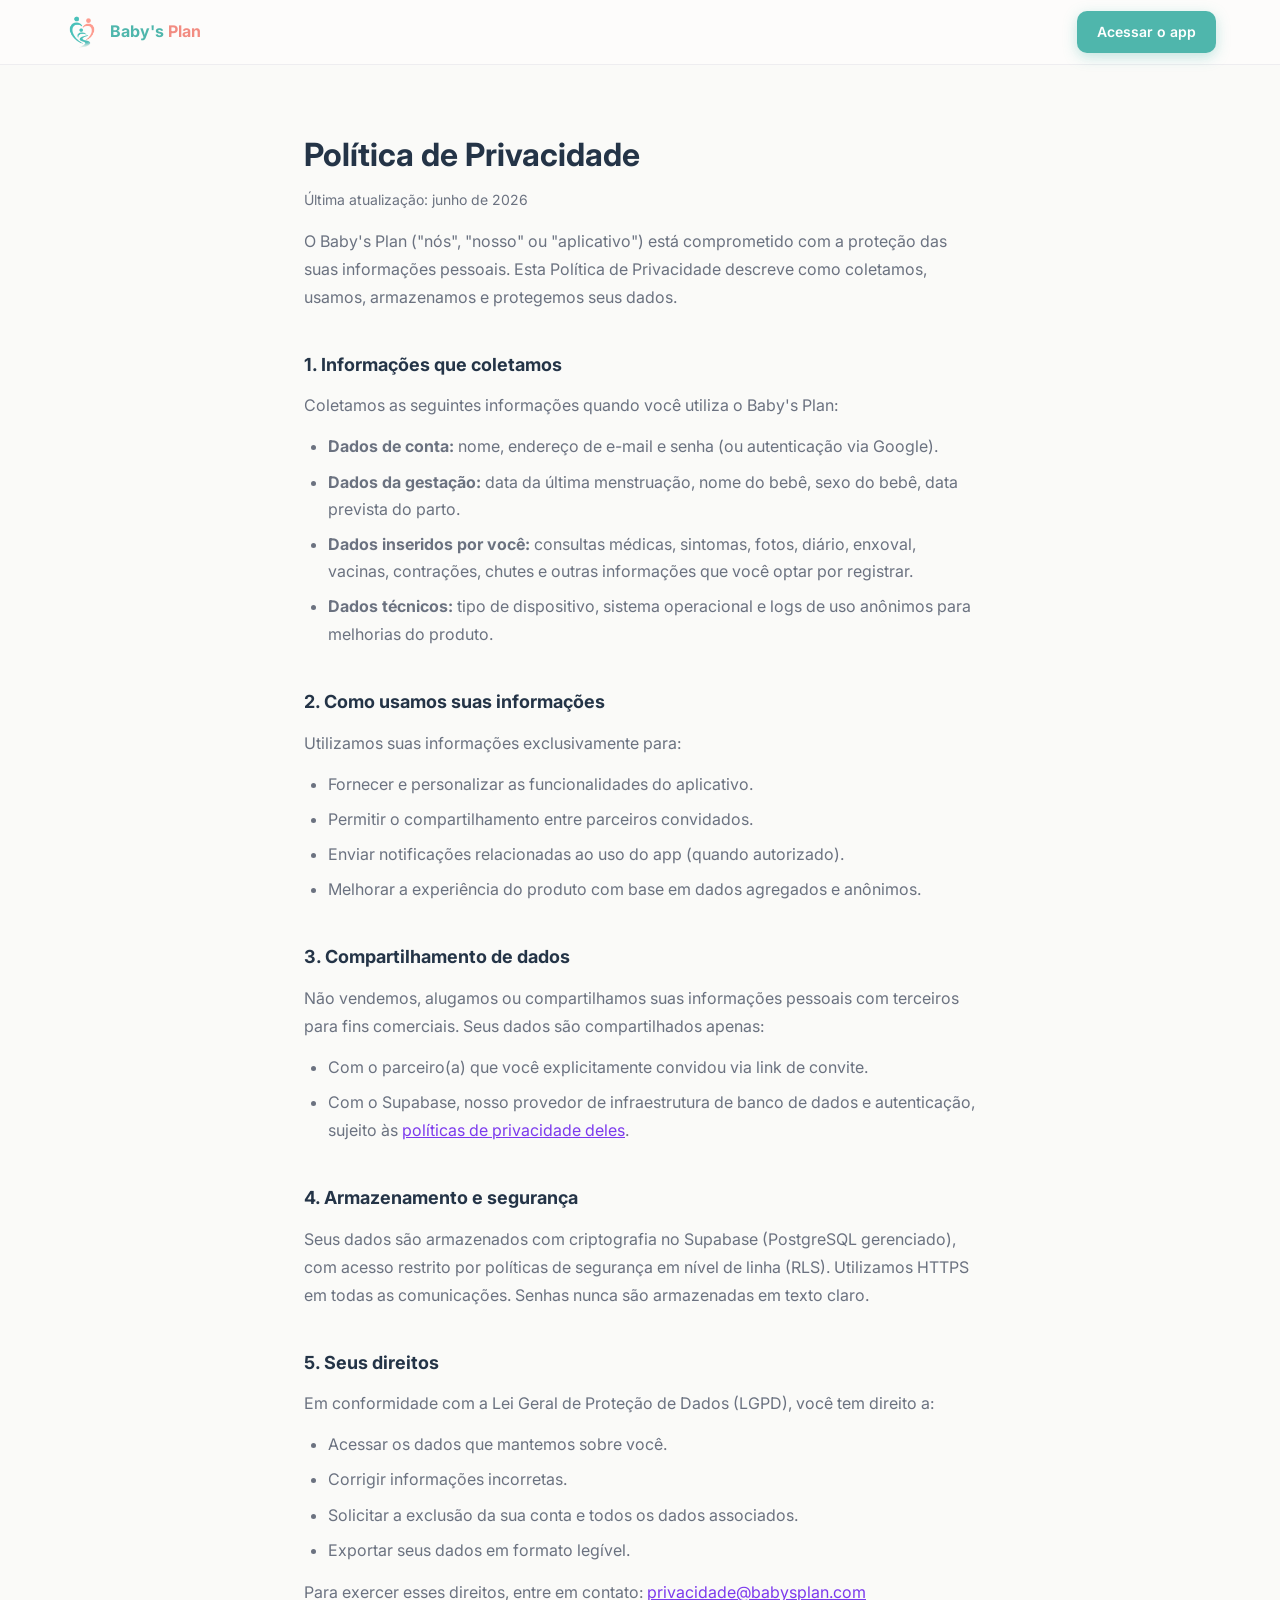
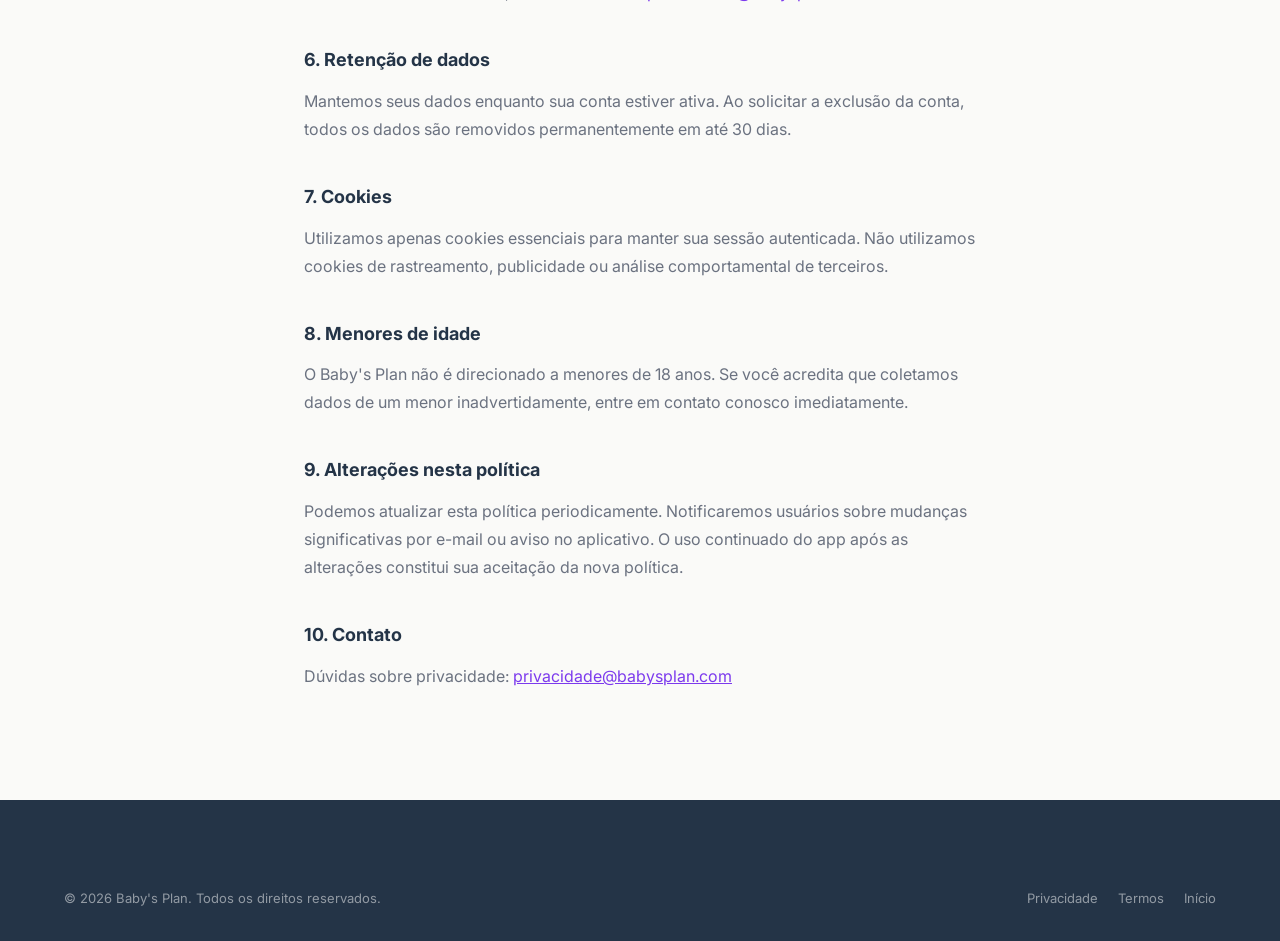
<file: privacy.html>
<!DOCTYPE html>
<html lang="pt-BR">
<head>
  <meta charset="UTF-8" />
  <meta name="viewport" content="width=device-width, initial-scale=1.0" />
  <title>Política de Privacidade — Baby's Plan</title>
  <meta name="description" content="Política de Privacidade do Baby's Plan. Saiba como coletamos, usamos e protegemos suas informações." />
  <meta name="robots" content="index, follow" />
  <link rel="canonical" href="https://babysplan.com/privacy.html" />
  <link rel="preconnect" href="https://fonts.googleapis.com" />
  <link rel="preconnect" href="https://fonts.gstatic.com" crossorigin />
  <link rel="stylesheet" href="https://fonts.googleapis.com/css2?family=Inter:wght@400;500;600;700&display=swap" />
  <link rel="stylesheet" href="/css/style.css?v=4" />
  <meta name="theme-color" content="#4FB6AC" />
  <link rel="icon" type="image/svg+xml" href="/favicon.svg" />
</head>
<body>
<header>
  <nav class="navbar" role="navigation" aria-label="Navegação principal">
    <div class="container navbar-inner">
      <a href="/" class="navbar-logo" aria-label="Baby's Plan — página inicial">
        <div class="navbar-logo-icon">
          <img src="/icons/logo-icon.png" width="36" height="36" alt="" aria-hidden="true" />
        </div>
        <span class="navbar-logo-name">Baby's <span>Plan</span></span>
      </a>
      <a href="https://app.babysplan.com" class="btn btn-primary btn-sm">Acessar o app</a>
    </div>
  </nav>
</header>

<main>
  <div class="legal-page">
    <h1>Política de Privacidade</h1>
    <p class="legal-meta">Última atualização: junho de 2026</p>

    <p>O Baby's Plan ("nós", "nosso" ou "aplicativo") está comprometido com a proteção das suas informações pessoais. Esta Política de Privacidade descreve como coletamos, usamos, armazenamos e protegemos seus dados.</p>

    <h2>1. Informações que coletamos</h2>
    <p>Coletamos as seguintes informações quando você utiliza o Baby's Plan:</p>
    <ul>
      <li><strong>Dados de conta:</strong> nome, endereço de e-mail e senha (ou autenticação via Google).</li>
      <li><strong>Dados da gestação:</strong> data da última menstruação, nome do bebê, sexo do bebê, data prevista do parto.</li>
      <li><strong>Dados inseridos por você:</strong> consultas médicas, sintomas, fotos, diário, enxoval, vacinas, contrações, chutes e outras informações que você optar por registrar.</li>
      <li><strong>Dados técnicos:</strong> tipo de dispositivo, sistema operacional e logs de uso anônimos para melhorias do produto.</li>
    </ul>

    <h2>2. Como usamos suas informações</h2>
    <p>Utilizamos suas informações exclusivamente para:</p>
    <ul>
      <li>Fornecer e personalizar as funcionalidades do aplicativo.</li>
      <li>Permitir o compartilhamento entre parceiros convidados.</li>
      <li>Enviar notificações relacionadas ao uso do app (quando autorizado).</li>
      <li>Melhorar a experiência do produto com base em dados agregados e anônimos.</li>
    </ul>

    <h2>3. Compartilhamento de dados</h2>
    <p>Não vendemos, alugamos ou compartilhamos suas informações pessoais com terceiros para fins comerciais. Seus dados são compartilhados apenas:</p>
    <ul>
      <li>Com o parceiro(a) que você explicitamente convidou via link de convite.</li>
      <li>Com o Supabase, nosso provedor de infraestrutura de banco de dados e autenticação, sujeito às <a href="https://supabase.com/privacy" target="_blank" rel="noopener">políticas de privacidade deles</a>.</li>
    </ul>

    <h2>4. Armazenamento e segurança</h2>
    <p>Seus dados são armazenados com criptografia no Supabase (PostgreSQL gerenciado), com acesso restrito por políticas de segurança em nível de linha (RLS). Utilizamos HTTPS em todas as comunicações. Senhas nunca são armazenadas em texto claro.</p>

    <h2>5. Seus direitos</h2>
    <p>Em conformidade com a Lei Geral de Proteção de Dados (LGPD), você tem direito a:</p>
    <ul>
      <li>Acessar os dados que mantemos sobre você.</li>
      <li>Corrigir informações incorretas.</li>
      <li>Solicitar a exclusão da sua conta e todos os dados associados.</li>
      <li>Exportar seus dados em formato legível.</li>
    </ul>
    <p>Para exercer esses direitos, entre em contato: <a href="mailto:privacidade@babysplan.com">privacidade@babysplan.com</a></p>

    <h2>6. Retenção de dados</h2>
    <p>Mantemos seus dados enquanto sua conta estiver ativa. Ao solicitar a exclusão da conta, todos os dados são removidos permanentemente em até 30 dias.</p>

    <h2>7. Cookies</h2>
    <p>Utilizamos apenas cookies essenciais para manter sua sessão autenticada. Não utilizamos cookies de rastreamento, publicidade ou análise comportamental de terceiros.</p>

    <h2>8. Menores de idade</h2>
    <p>O Baby's Plan não é direcionado a menores de 18 anos. Se você acredita que coletamos dados de um menor inadvertidamente, entre em contato conosco imediatamente.</p>

    <h2>9. Alterações nesta política</h2>
    <p>Podemos atualizar esta política periodicamente. Notificaremos usuários sobre mudanças significativas por e-mail ou aviso no aplicativo. O uso continuado do app após as alterações constitui sua aceitação da nova política.</p>

    <h2>10. Contato</h2>
    <p>Dúvidas sobre privacidade: <a href="mailto:privacidade@babysplan.com">privacidade@babysplan.com</a></p>
  </div>
</main>

<footer>
  <div class="container">
    <div class="footer-bottom" style="padding-top:32px">
      <p class="footer-copyright">© <script>document.write(new Date().getFullYear())</script> Baby's Plan. Todos os direitos reservados.</p>
      <div style="display:flex;gap:20px">
        <a href="/privacy.html" style="font-size:.8125rem;color:rgba(255,255,255,.5)">Privacidade</a>
        <a href="/terms.html" style="font-size:.8125rem;color:rgba(255,255,255,.5)">Termos</a>
        <a href="/" style="font-size:.8125rem;color:rgba(255,255,255,.5)">Início</a>
      </div>
    </div>
  </div>
</footer>
</body>
</html>
</file>
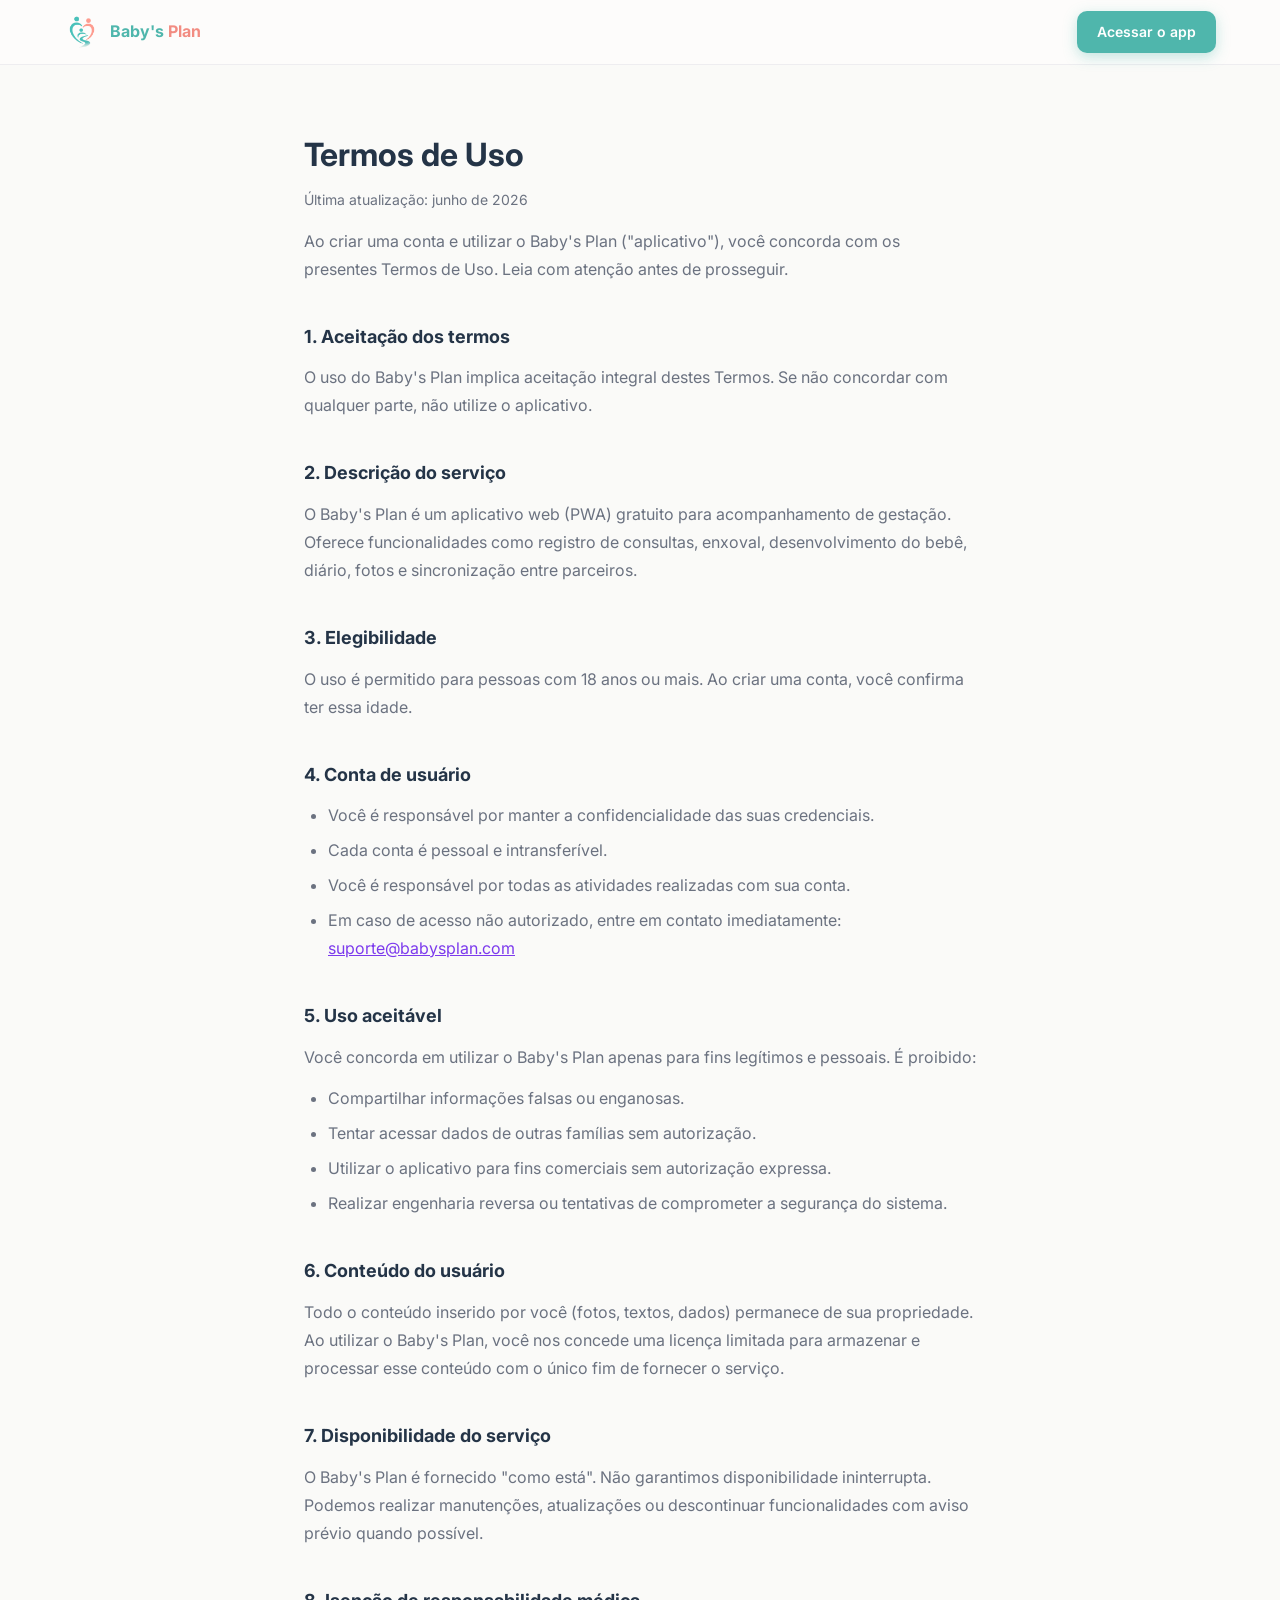
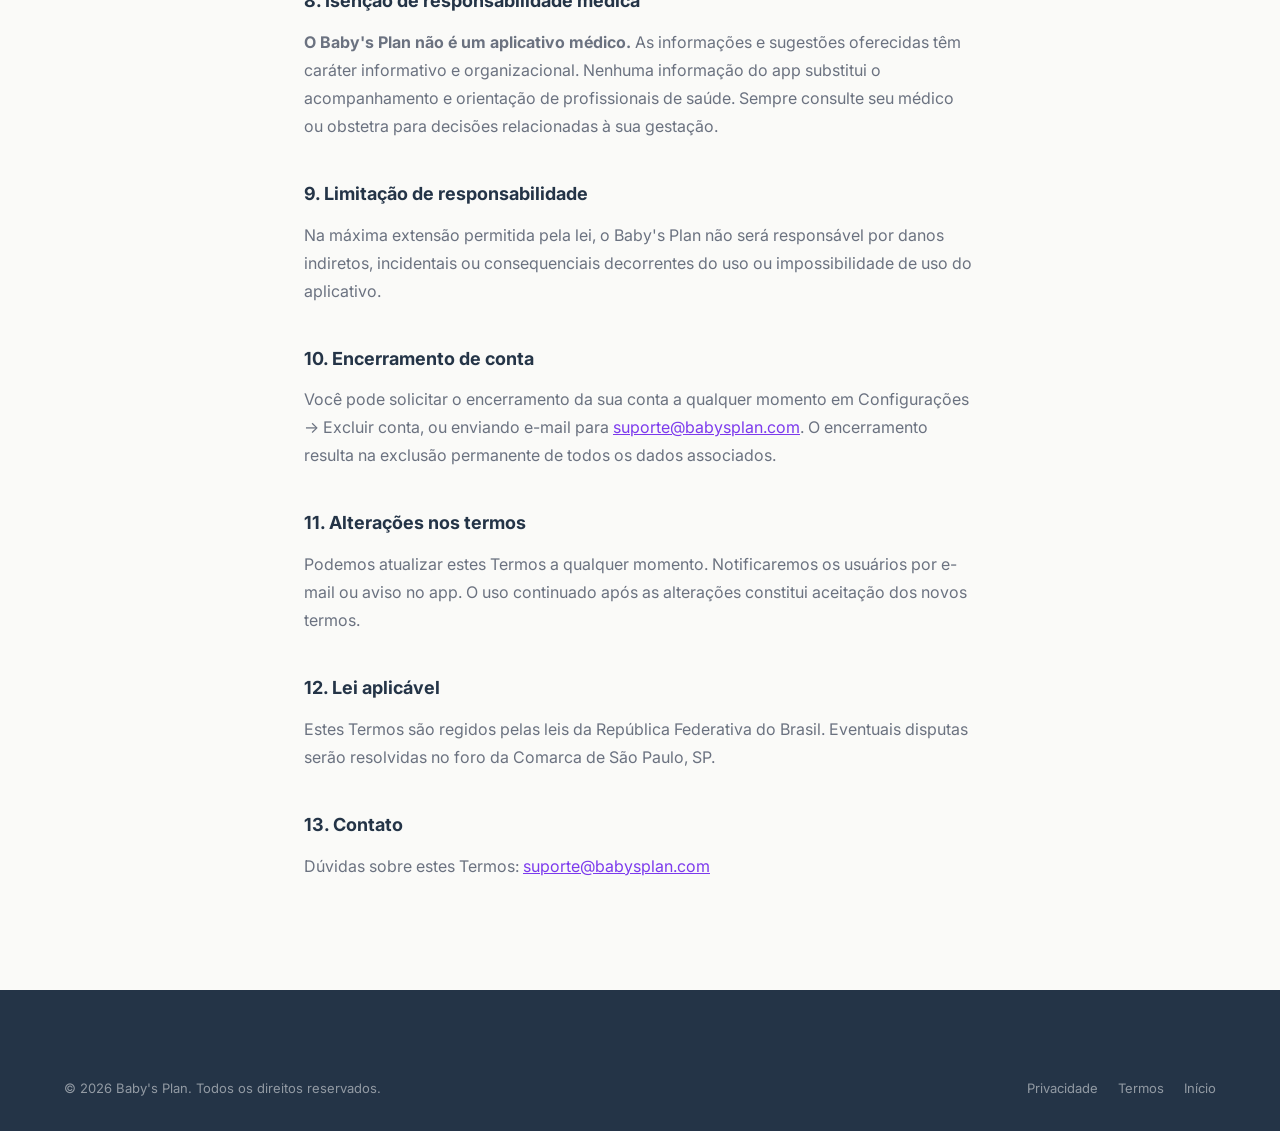
<file: terms.html>
<!DOCTYPE html>
<html lang="pt-BR">
<head>
  <meta charset="UTF-8" />
  <meta name="viewport" content="width=device-width, initial-scale=1.0" />
  <title>Termos de Uso — Baby's Plan</title>
  <meta name="description" content="Termos de Uso do Baby's Plan. Leia as condições para utilização do aplicativo." />
  <meta name="robots" content="index, follow" />
  <link rel="canonical" href="https://babysplan.com/terms.html" />
  <link rel="preconnect" href="https://fonts.googleapis.com" />
  <link rel="preconnect" href="https://fonts.gstatic.com" crossorigin />
  <link rel="stylesheet" href="https://fonts.googleapis.com/css2?family=Inter:wght@400;500;600;700&display=swap" />
  <link rel="stylesheet" href="/css/style.css?v=4" />
  <meta name="theme-color" content="#4FB6AC" />
  <link rel="icon" type="image/svg+xml" href="/favicon.svg" />
</head>
<body>
<header>
  <nav class="navbar" role="navigation" aria-label="Navegação principal">
    <div class="container navbar-inner">
      <a href="/" class="navbar-logo" aria-label="Baby's Plan — página inicial">
        <div class="navbar-logo-icon">
          <img src="/icons/logo-icon.png" width="36" height="36" alt="" aria-hidden="true" />
        </div>
        <span class="navbar-logo-name">Baby's <span>Plan</span></span>
      </a>
      <a href="https://app.babysplan.com" class="btn btn-primary btn-sm">Acessar o app</a>
    </div>
  </nav>
</header>

<main>
  <div class="legal-page">
    <h1>Termos de Uso</h1>
    <p class="legal-meta">Última atualização: junho de 2026</p>

    <p>Ao criar uma conta e utilizar o Baby's Plan ("aplicativo"), você concorda com os presentes Termos de Uso. Leia com atenção antes de prosseguir.</p>

    <h2>1. Aceitação dos termos</h2>
    <p>O uso do Baby's Plan implica aceitação integral destes Termos. Se não concordar com qualquer parte, não utilize o aplicativo.</p>

    <h2>2. Descrição do serviço</h2>
    <p>O Baby's Plan é um aplicativo web (PWA) gratuito para acompanhamento de gestação. Oferece funcionalidades como registro de consultas, enxoval, desenvolvimento do bebê, diário, fotos e sincronização entre parceiros.</p>

    <h2>3. Elegibilidade</h2>
    <p>O uso é permitido para pessoas com 18 anos ou mais. Ao criar uma conta, você confirma ter essa idade.</p>

    <h2>4. Conta de usuário</h2>
    <ul>
      <li>Você é responsável por manter a confidencialidade das suas credenciais.</li>
      <li>Cada conta é pessoal e intransferível.</li>
      <li>Você é responsável por todas as atividades realizadas com sua conta.</li>
      <li>Em caso de acesso não autorizado, entre em contato imediatamente: <a href="mailto:suporte@babysplan.com">suporte@babysplan.com</a></li>
    </ul>

    <h2>5. Uso aceitável</h2>
    <p>Você concorda em utilizar o Baby's Plan apenas para fins legítimos e pessoais. É proibido:</p>
    <ul>
      <li>Compartilhar informações falsas ou enganosas.</li>
      <li>Tentar acessar dados de outras famílias sem autorização.</li>
      <li>Utilizar o aplicativo para fins comerciais sem autorização expressa.</li>
      <li>Realizar engenharia reversa ou tentativas de comprometer a segurança do sistema.</li>
    </ul>

    <h2>6. Conteúdo do usuário</h2>
    <p>Todo o conteúdo inserido por você (fotos, textos, dados) permanece de sua propriedade. Ao utilizar o Baby's Plan, você nos concede uma licença limitada para armazenar e processar esse conteúdo com o único fim de fornecer o serviço.</p>

    <h2>7. Disponibilidade do serviço</h2>
    <p>O Baby's Plan é fornecido "como está". Não garantimos disponibilidade ininterrupta. Podemos realizar manutenções, atualizações ou descontinuar funcionalidades com aviso prévio quando possível.</p>

    <h2>8. Isenção de responsabilidade médica</h2>
    <p><strong>O Baby's Plan não é um aplicativo médico.</strong> As informações e sugestões oferecidas têm caráter informativo e organizacional. Nenhuma informação do app substitui o acompanhamento e orientação de profissionais de saúde. Sempre consulte seu médico ou obstetra para decisões relacionadas à sua gestação.</p>

    <h2>9. Limitação de responsabilidade</h2>
    <p>Na máxima extensão permitida pela lei, o Baby's Plan não será responsável por danos indiretos, incidentais ou consequenciais decorrentes do uso ou impossibilidade de uso do aplicativo.</p>

    <h2>10. Encerramento de conta</h2>
    <p>Você pode solicitar o encerramento da sua conta a qualquer momento em Configurações → Excluir conta, ou enviando e-mail para <a href="mailto:suporte@babysplan.com">suporte@babysplan.com</a>. O encerramento resulta na exclusão permanente de todos os dados associados.</p>

    <h2>11. Alterações nos termos</h2>
    <p>Podemos atualizar estes Termos a qualquer momento. Notificaremos os usuários por e-mail ou aviso no app. O uso continuado após as alterações constitui aceitação dos novos termos.</p>

    <h2>12. Lei aplicável</h2>
    <p>Estes Termos são regidos pelas leis da República Federativa do Brasil. Eventuais disputas serão resolvidas no foro da Comarca de São Paulo, SP.</p>

    <h2>13. Contato</h2>
    <p>Dúvidas sobre estes Termos: <a href="mailto:suporte@babysplan.com">suporte@babysplan.com</a></p>
  </div>
</main>

<footer>
  <div class="container">
    <div class="footer-bottom" style="padding-top:32px">
      <p class="footer-copyright">© <script>document.write(new Date().getFullYear())</script> Baby's Plan. Todos os direitos reservados.</p>
      <div style="display:flex;gap:20px">
        <a href="/privacy.html" style="font-size:.8125rem;color:rgba(255,255,255,.5)">Privacidade</a>
        <a href="/terms.html" style="font-size:.8125rem;color:rgba(255,255,255,.5)">Termos</a>
        <a href="/" style="font-size:.8125rem;color:rgba(255,255,255,.5)">Início</a>
      </div>
    </div>
  </div>
</footer>
</body>
</html>
</file>
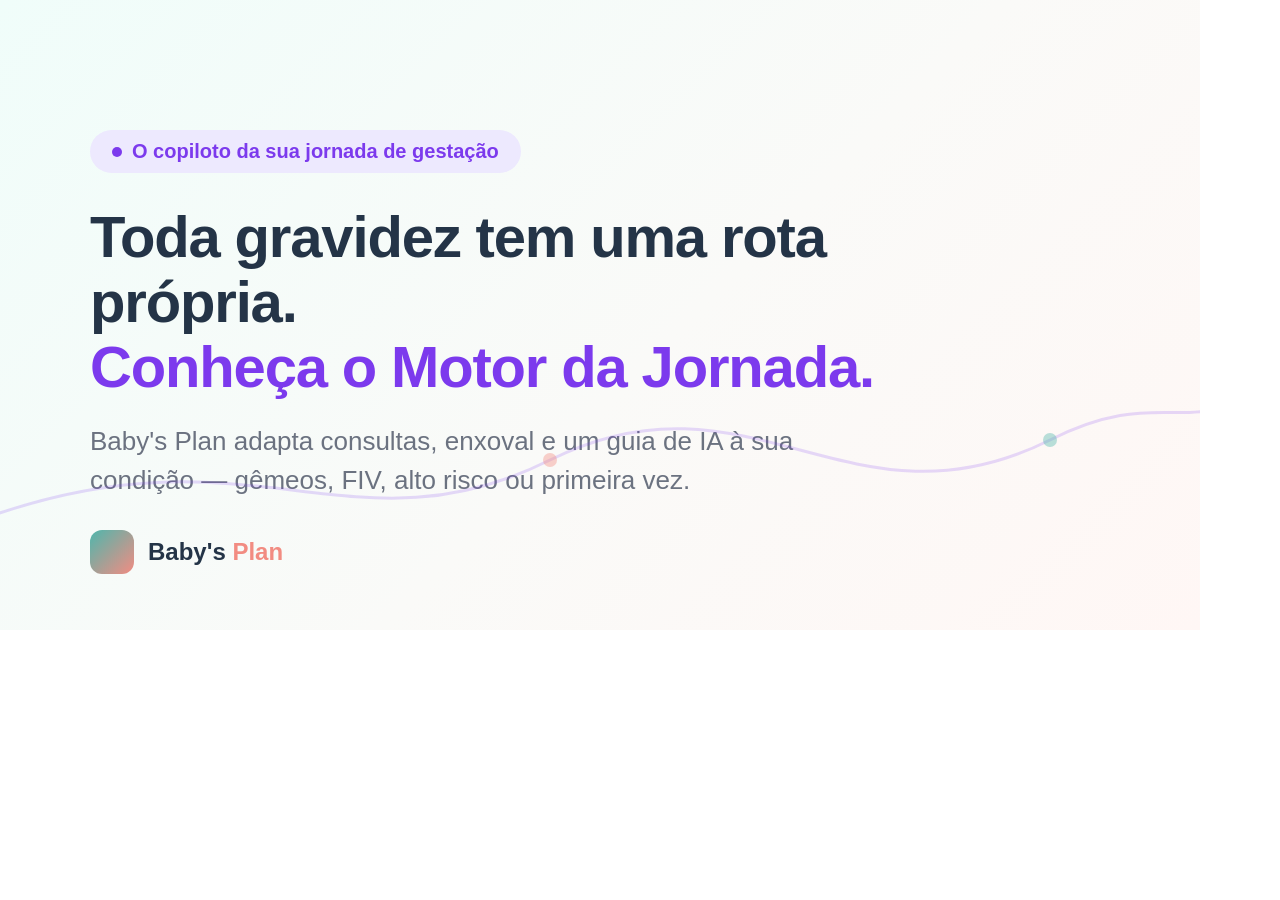
<file: images/og-image-source.html>
<!DOCTYPE html>
<html lang="pt-BR">
<head>
<meta charset="UTF-8" />
<style>
  @font-face {
    font-family: 'Manrope';
    src: local('Manrope');
  }
  * { margin: 0; padding: 0; box-sizing: border-box; }
  html, body {
    width: 1200px; height: 630px; overflow: hidden;
    font-family: 'Manrope', 'Arial', sans-serif;
  }
  .canvas {
    width: 1200px; height: 630px;
    background: linear-gradient(135deg, #F0FDFA 0%, #FAFAF8 55%, #FFF7F5 100%);
    position: relative;
    display: flex; flex-direction: column; justify-content: center;
    padding: 90px;
  }
  .path-bg {
    position: absolute; inset: 0; width: 1200px; height: 630px;
  }
  .badge {
    display: inline-flex; align-items: center; gap: 10px;
    background: #EDE9FE; color: #7C3AED;
    border-radius: 100px; padding: 10px 22px;
    font-size: 20px; font-weight: 700; width: fit-content;
    margin-bottom: 32px;
  }
  .badge-dot { width: 10px; height: 10px; border-radius: 50%; background: #7C3AED; }
  h1 {
    font-size: 58px; font-weight: 800; color: #243447;
    line-height: 1.12; letter-spacing: -0.02em; max-width: 920px;
    margin-bottom: 22px;
  }
  h1 em { font-style: normal; color: #7C3AED; }
  p {
    font-size: 26px; color: #6B7280; max-width: 780px; line-height: 1.5;
    font-family: 'Arial', sans-serif; font-weight: 500;
  }
  .brand {
    position: absolute; bottom: 56px; left: 90px;
    display: flex; align-items: center; gap: 14px;
  }
  .brand-mark {
    width: 44px; height: 44px; border-radius: 12px;
    background: linear-gradient(135deg, #4FB6AC, #F28C82);
  }
  .brand-name { font-size: 24px; font-weight: 800; color: #243447; }
  .brand-name span { color: #F28C82; }
</style>
</head>
<body>
  <div class="canvas">
    <svg class="path-bg" viewBox="0 0 1200 630" fill="none" xmlns="http://www.w3.org/2000/svg">
      <path d="M-20,520 C250,420 350,560 550,460 C750,360 850,540 1050,440 C1150,390 1180,430 1240,400"
        stroke="#7C3AED" stroke-width="3" stroke-linecap="round" opacity="0.18" fill="none"/>
      <circle cx="550" cy="460" r="7" fill="#F28C82" opacity="0.4"/>
      <circle cx="1050" cy="440" r="7" fill="#4FB6AC" opacity="0.4"/>
    </svg>
    <div class="badge"><span class="badge-dot"></span>O copiloto da sua jornada de gestação</div>
    <h1>Toda gravidez tem uma rota própria.<br><em>Conheça o Motor da Jornada.</em></h1>
    <p>Baby's Plan adapta consultas, enxoval e um guia de IA à sua condição — gêmeos, FIV, alto risco ou primeira vez.</p>
    <div class="brand">
      <div class="brand-mark"></div>
      <div class="brand-name">Baby's <span>Plan</span></div>
    </div>
  </div>
</body>
</html>
</file>
<file: css/style.css>
/* ================================================================
   Baby's Plan — Landing Page V2
   Design: Copiloto de Jornada — Premium, Mobile First, Narrativo
   Referências de qualidade: Apple, Notion, Linear, Stripe, Calm
   Ver docs/ux/LANDING_V2_ARCHITECTURE.md e LANDING_V2_BRAND_STRATEGY.md
   ================================================================ */

/* ── Reset & Base ─────────────────────────────────────────── */
*, *::before, *::after { box-sizing: border-box; margin: 0; padding: 0; }

:root {
  --white:      #FFFFFF;
  --bg:         #FAFAF8;
  --bg-subtle:  #F0FDFA;
  --border:     #EEEDF0;
  --text:       #243447;
  --text-muted: #6B7280;
  --text-light: #7E8894;
  --teal:       #4FB6AC;
  --teal-dark:  #3D9E95;
  --coral:      #F28C82;
  --coral-dark: #E0726A;
  --violet:     #7C3AED;
  --violet-light: #EDE9FE;
  --violet-mid: #8B5CF6;
  --pink:       #EC4899;
  --gradient:   linear-gradient(135deg, #4FB6AC 0%, #F28C82 100%);
  --shadow-sm:  0 1px 3px rgba(0,0,0,.06), 0 1px 2px rgba(0,0,0,.04);
  --shadow-md:  0 4px 16px rgba(0,0,0,.07), 0 2px 6px rgba(0,0,0,.04);
  --shadow-lg:  0 20px 48px rgba(0,0,0,.10), 0 6px 16px rgba(0,0,0,.06);
  --radius:     16px;
  --radius-sm:  10px;
  --radius-lg:  24px;
  --transition: 0.2s ease;
  --max-w:      1200px;
  --section-py: 52px;    /* mobile-first: escala para 96px em telas ≥1024px */
  --section-py-lg: 96px;

  /* Motion tokens */
  --ease-out:    cubic-bezier(.16,1,.3,1);
  --ease-in-out: cubic-bezier(.65,0,.35,1);
  --motion-fast: 0.18s;
  --motion-base: 0.4s;
  --motion-slow: 0.9s;
  --reveal-distance: 18px;
}

html { scroll-behavior: smooth; -webkit-text-size-adjust: 100%; }

body {
  font-family: 'Inter', system-ui, -apple-system, sans-serif;
  background: var(--bg);
  color: var(--text);
  line-height: 1.6;
  font-size: 16px;
  -webkit-font-smoothing: antialiased;
  overflow-x: hidden;
}

h1, h2, h3, p { overflow-wrap: break-word; word-break: break-word; }

img { max-width: 100%; height: auto; display: block; }
a { color: inherit; text-decoration: none; }
button { cursor: pointer; border: none; background: none; font-family: inherit; }
ul { list-style: none; }

/* ── Foco visível (acessibilidade) ───────────────────────────
   Todo elemento interativo recebe um anel de foco visível e
   consistente ao navegar via teclado — WCAG 2.4.7. */
a:focus-visible,
button:focus-visible,
.wow-badge:focus-visible,
.faq-question:focus-visible,
input:focus-visible {
  outline: 2.5px solid var(--violet);
  outline-offset: 3px;
  border-radius: 4px;
}

/* ── Redução de movimento ─────────────────────────────────────
   Desativa toda animação de entrada, o "desenho" da trilha da
   Jornada, a digitação simulada do chat e qualquer pulse em
   loop. Obrigatório — WCAG 2.3.3. Elementos aparecem no estado
   final, sem transição. */
@media (prefers-reduced-motion: reduce) {
  *, *::before, *::after {
    animation-duration: 0.001ms !important;
    animation-iteration-count: 1 !important;
    transition-duration: 0.001ms !important;
    scroll-behavior: auto !important;
  }
  html { scroll-behavior: auto; }
  [data-reveal] { opacity: 1 !important; transform: none !important; }
  .journey-path-line { stroke-dashoffset: 0 !important; }
  .sync-pulse { animation: none !important; }
  .motor-mech[data-state] .motor-step { opacity: 1 !important; }
}

/* ── Typography ───────────────────────────────────────────── */
.display-1 { font-size: clamp(2.25rem, 6vw, 4rem); font-weight: 700; line-height: 1.1; letter-spacing: -0.03em; font-family: 'Manrope', 'Inter', system-ui, sans-serif; }
.display-2 { font-size: clamp(1.75rem, 4vw, 3rem); font-weight: 700; line-height: 1.15; letter-spacing: -0.025em; font-family: 'Manrope', 'Inter', system-ui, sans-serif; }
.h2 { font-size: clamp(1.5rem, 3vw, 2.25rem); font-weight: 700; line-height: 1.2; letter-spacing: -0.02em; font-family: 'Manrope', 'Inter', system-ui, sans-serif; }
.h3 { font-size: 1.25rem; font-weight: 600; line-height: 1.3; }
.subtitle { font-size: clamp(1rem, 2vw, 1.2rem); color: var(--text-muted); line-height: 1.7; }
.eyebrow { font-size: 0.75rem; font-weight: 600; letter-spacing: 0.1em; text-transform: uppercase; color: var(--violet); }

/* ── Layout ───────────────────────────────────────────────── */
.container { width: 100%; max-width: var(--max-w); margin: 0 auto; padding: 0 24px; }
.sr-only { position: absolute; width: 1px; height: 1px; padding: 0; margin: -1px; overflow: hidden; clip: rect(0,0,0,0); white-space: nowrap; border: 0; }
.section { padding: var(--section-py) 0; }
.section-sm { padding: 36px 0; }
.text-center { text-align: center; }

/* ── Icon system (sprite SVG, substitui todo emoji) ─────────
   O sprite <symbol> fica oculto no topo do <body> e cada ícone
   é referenciado via <svg class="icon"><use href="#icon-x"/></svg> */
.icon-sprite { display: none; }
.icon { width: 24px; height: 24px; stroke: currentColor; fill: none; stroke-width: 1.8; stroke-linecap: round; stroke-linejoin: round; flex-shrink: 0; }
.icon-sm { width: 18px; height: 18px; stroke: currentColor; fill: none; stroke-width: 1.8; stroke-linecap: round; stroke-linejoin: round; flex-shrink: 0; }
.icon-lg { width: 32px; height: 32px; }

/* ── Buttons ──────────────────────────────────────────────── */
.btn {
  display: inline-flex; align-items: center; justify-content: center; gap: 8px;
  font-size: 0.9375rem; font-weight: 600; padding: 14px 28px;
  border-radius: var(--radius-sm); transition: transform var(--motion-fast) var(--ease-out), box-shadow var(--motion-fast) var(--ease-out), opacity var(--motion-fast) var(--ease-out), border-color var(--motion-fast) var(--ease-out), color var(--motion-fast) var(--ease-out);
  white-space: nowrap;
  text-decoration: none;
}
.btn-primary {
  background: var(--teal); color: var(--white);
  box-shadow: 0 4px 14px rgba(79,182,172,.35);
}
.btn-primary:hover { opacity: .9; transform: translateY(-1px); box-shadow: 0 6px 20px rgba(79,182,172,.4); }
.btn-ghost {
  color: var(--text-muted); background: transparent;
  border: 1.5px solid var(--border); padding: 12px 24px;
}
.btn-ghost:hover { border-color: var(--violet); color: var(--violet); }
.btn-lg { font-size: 1.0625rem; padding: 16px 36px; border-radius: 14px; }
.btn-sm { font-size: 0.875rem; padding: 10px 20px; }

/* ── Navbar ───────────────────────────────────────────────── */
.navbar {
  position: sticky; top: 0; z-index: 100;
  background: rgba(253, 252, 251, 0.92);
  backdrop-filter: blur(16px); -webkit-backdrop-filter: blur(16px);
  border-bottom: 1px solid var(--border);
}
.navbar-inner {
  display: flex; align-items: center; justify-content: space-between;
  height: 64px; gap: 32px;
}
.navbar-logo { display: flex; align-items: center; gap: 10px; flex-shrink: 0; }
.navbar-logo-icon {
  width: 36px; height: 36px; flex-shrink: 0;
  display: flex; align-items: center; justify-content: center;
}
.navbar-logo-icon img { width: 36px; height: 36px; object-fit: contain; }
.navbar-logo-name { font-size: 1rem; font-weight: 700; font-family: 'Manrope', 'Inter', system-ui, sans-serif; color: var(--teal); }
.navbar-logo-name span { color: var(--coral); }
.navbar-links { display: none; }
.navbar-links a {
  font-size: 0.875rem; font-weight: 500; color: var(--text-muted);
  transition: color var(--transition); padding: 4px 0;
}
.navbar-links a:hover { color: var(--text); }
.navbar-cta { display: flex; align-items: center; gap: 12px; }
.navbar-cta .btn-primary { display: none; }
.navbar-menu-btn {
  display: flex; align-items: center; justify-content: center;
  width: 40px; height: 40px; color: var(--text-muted);
}

/* ── Scroll reveal (genérico, usado por toda a página) ────────
   IntersectionObserver em js/main.js adiciona .is-visible 1x.
   Sem loop, sem lib externa. */
[data-reveal] {
  opacity: 0;
  transform: translateY(var(--reveal-distance));
  transition: opacity var(--motion-base) var(--ease-out), transform var(--motion-base) var(--ease-out);
}
[data-reveal].is-visible { opacity: 1; transform: none; }
[data-reveal-delay="1"] { transition-delay: .08s; }
[data-reveal-delay="2"] { transition-delay: .16s; }
[data-reveal-delay="3"] { transition-delay: .24s; }
[data-reveal-delay="4"] { transition-delay: .32s; }

/* ── Hero ─────────────────────────────────────────────────── */
.hero {
  position: relative;
  padding: 48px 0 40px;
  background: linear-gradient(180deg, var(--bg-subtle) 0%, var(--bg) 65%);
  overflow: hidden;
}
/* Camada de fundo: trilha da jornada em baixo contraste, desenhada 1x na entrada */
.hero-timeline-bg {
  position: absolute; inset: 0; width: 100%; height: 100%;
  pointer-events: none; z-index: 0; opacity: .5;
}
.hero-timeline-bg .journey-path-line {
  stroke-dasharray: 1400;
  stroke-dashoffset: 1400;
  transition: stroke-dashoffset 1.6s var(--ease-out);
}
.hero-timeline-bg.is-visible .journey-path-line { stroke-dashoffset: 0; }
.hero-content, .hero-mockup { position: relative; z-index: 1; }
.hero-content { max-width: 640px; margin: 0 auto; text-align: center; }
.hero-headline { margin-bottom: 14px; }
.hero-headline em { font-style: normal; color: var(--violet); }
.hero-sub { max-width: 520px; margin: 0 auto 24px; }
.hero-sub strong { color: var(--text); font-weight: 700; }
.hero-actions { display: flex; flex-direction: column; align-items: center; gap: 12px; margin-bottom: 14px; }
.hero-note { font-size: 0.8125rem; color: var(--text-light); margin-bottom: 32px; }

/* Bloco de prova = Momento WOW embutido no Hero (não depois dele) */
.hero-mockup { max-width: 960px; margin: 0 auto; }
.wow-panel {
  background: var(--white); border: 1.5px solid var(--border);
  border-radius: var(--radius-lg); overflow: hidden;
  box-shadow: var(--shadow-lg);
}
.wow-panel-top {
  display: grid; grid-template-columns: 1fr; gap: 0;
}
.wow-mockup-frame { position: relative; }
.mockup-img { width: 100%; height: 100%; object-fit: cover; display: block; }
.wow-prompt {
  padding: 20px 20px 18px; border-bottom: 1px solid var(--border);
  text-align: center;
}
.wow-prompt-title { font-size: 0.9375rem; font-weight: 700; margin-bottom: 4px; }
.wow-prompt-sub { font-size: 0.8125rem; color: var(--text-muted); margin-bottom: 14px; }
.wow-badges { display: flex; flex-wrap: wrap; justify-content: center; gap: 10px; }
.wow-badge {
  display: inline-flex; align-items: center; gap: 8px;
  background: var(--bg-subtle); border: 1.5px solid var(--border);
  border-radius: 100px; padding: 10px 18px;
  font-size: 0.875rem; font-weight: 600; color: var(--text);
  transition: border-color var(--motion-fast) var(--ease-out), background var(--motion-fast) var(--ease-out), transform var(--motion-fast) var(--ease-out);
}
.wow-badge:hover { border-color: var(--violet); transform: translateY(-1px); }
.wow-badge[aria-pressed="true"] {
  background: var(--violet); border-color: var(--violet); color: var(--white);
}
.wow-badge .icon { width: 18px; height: 18px; }

.wow-result {
  padding: 18px 20px 22px;
  background: linear-gradient(180deg, var(--bg-subtle) 0%, var(--white) 100%);
}
.wow-result-header { display: flex; align-items: center; gap: 10px; margin-bottom: 12px; }
.wow-result-header .icon { color: var(--violet); }
.wow-result-title { font-size: 0.9375rem; font-weight: 700; }
.wow-path-svg { width: 100%; height: auto; margin-bottom: 18px; }
.wow-path-svg .journey-path-line {
  stroke-dasharray: 620; stroke-dashoffset: 620;
  transition: stroke-dashoffset 1.1s var(--ease-out);
}
.wow-path-svg.is-drawn .journey-path-line { stroke-dashoffset: 0; }
.wow-milestones { display: grid; gap: 10px; }
.wow-milestone {
  display: flex; align-items: flex-start; gap: 12px;
  background: var(--white); border: 1px solid var(--border);
  border-radius: var(--radius-sm); padding: 12px 14px;
  opacity: 0; transform: translateY(8px);
  transition: opacity var(--motion-base) var(--ease-out), transform var(--motion-base) var(--ease-out);
}
.wow-milestone.is-shown { opacity: 1; transform: none; }
.wow-milestone-dot {
  width: 8px; height: 8px; border-radius: 50%; background: var(--teal);
  margin-top: 6px; flex-shrink: 0;
}
.wow-milestone-week { font-size: 0.75rem; font-weight: 700; color: var(--teal-dark); display: block; margin-bottom: 2px; }
.wow-milestone-text { font-size: 0.875rem; color: var(--text-muted); line-height: 1.5; }
.wow-empty-state { text-align: center; padding: 24px 12px; color: var(--text-light); font-size: 0.875rem; }

/* ── Problema ─────────────────────────────────────────────── */
.pain-grid {
  display: grid; grid-template-columns: 1fr; gap: 12px; margin-top: 32px;
}
.pain-card {
  background: var(--white); border: 1px solid var(--border);
  border-radius: var(--radius); padding: 20px 20px; text-align: center;
}
.pain-icon {
  width: 40px; height: 40px; border-radius: 10px;
  display: flex; align-items: center; justify-content: center;
  background: var(--bg-subtle); color: var(--coral-dark);
  margin: 0 auto 12px;
}
.pain-title { font-size: 1rem; font-weight: 700; margin-bottom: 4px; }
.pain-desc { font-size: 0.875rem; color: var(--text-muted); line-height: 1.5; }

.diff-compare {
  display: grid; grid-template-columns: 1fr; gap: 16px;
  max-width: 720px; margin: 40px auto 0;
}
.diff-col {
  border-radius: var(--radius-lg); padding: 24px 22px;
}
.diff-col-before {
  background: var(--bg-subtle); border: 1px solid var(--border); opacity: .75;
}
.diff-col-after {
  background: var(--white); border: 1px solid var(--border);
  box-shadow: var(--shadow-md);
}
.diff-col-label { font-size: .8125rem; font-weight: 700; text-transform: uppercase; letter-spacing: .04em; color: var(--text-light); margin-bottom: 10px; }
.diff-mock-week { font-size: 1.0625rem; font-weight: 700; margin-bottom: 12px; }
.diff-mock-note { font-size: .9375rem; color: var(--text-muted); }
.diff-mock-list { display: grid; gap: 8px; }
.diff-mock-line {
  display: flex; align-items: center; gap: 8px;
  font-size: .9375rem; color: var(--text-muted);
}
.diff-mock-line.is-done .icon-sm { color: var(--teal); }
.diff-mock-line.is-next {
  color: var(--text); font-weight: 600;
  background: var(--bg-subtle); border-radius: var(--radius-sm);
  padding: 8px 10px; margin-top: 4px;
}
.diff-mock-line.is-next .icon-sm { color: var(--coral-dark); }
.diff-mock-illustrative { font-size: .75rem; color: var(--text-light); margin-top: 12px; font-style: italic; }

@media (min-width: 768px) {
  .diff-compare { grid-template-columns: 1fr 1fr; align-items: start; }
}

/* ── Smart Missions / Próximo Passo ──────────────────────── */
.missions-section {
  background: linear-gradient(180deg, #FFF5F3 0%, var(--bg) 100%);
}
.missions-panel {
  max-width: 560px; margin: 40px auto 0;
  background: var(--white); border: 1px solid var(--border);
  border-radius: var(--radius-lg); box-shadow: var(--shadow-lg);
  padding: 28px 24px;
}
.missions-panel-title { font-size: .8125rem; font-weight: 700; text-transform: uppercase; letter-spacing: .04em; color: var(--text-light); margin-bottom: 16px; }
.missions-list { display: grid; gap: 10px; }
.mission-row {
  display: flex; align-items: center; gap: 12px;
  padding: 12px 14px; border-radius: var(--radius-sm);
  font-size: .9375rem;
}
.mission-row .icon { flex-shrink: 0; width: 20px; height: 20px; }
.mission-row.is-done { color: var(--text-light); }
.mission-row.is-done .icon { color: var(--teal); }
.mission-row.is-done span { text-decoration: line-through; text-decoration-color: var(--border); }
.mission-row.is-current {
  background: var(--bg-subtle); color: var(--text); font-weight: 600;
  border: 1px solid var(--teal);
}
.mission-row.is-current .icon { color: var(--coral-dark); }
.mission-row.is-pending { color: var(--text-muted); }
.mission-row.is-pending .icon { color: var(--border); }
.missions-illustrative { font-size: .75rem; color: var(--text-light); margin-top: 16px; font-style: italic; text-align: center; }

/* ── Motor da Jornada ─────────────────────────────────────── */
.motor-section { background: var(--bg-subtle); overflow: hidden; }
.motor-grid { display: grid; grid-template-columns: 1fr; gap: 32px; align-items: center; margin-top: 32px; }
.motor-copy .h3 { margin-bottom: 10px; }
.motor-copy p { color: var(--text-muted); margin-bottom: 12px; line-height: 1.6; }
.motor-mech {
  background: var(--white); border: 1px solid var(--border);
  border-radius: var(--radius-lg); padding: 24px 20px;
  box-shadow: var(--shadow-md);
}
.motor-steps { display: grid; grid-template-columns: 1fr; gap: 0; position: relative; }
.motor-step {
  display: flex; align-items: center; gap: 14px; padding: 12px 0;
  opacity: .35; transition: opacity var(--motion-base) var(--ease-out);
}
.motor-mech[data-state="entrada"] .motor-step[data-step="entrada"],
.motor-mech[data-state="processamento"] .motor-step[data-step="entrada"],
.motor-mech[data-state="processamento"] .motor-step[data-step="processamento"],
.motor-mech[data-state="adaptacao"] .motor-step[data-step="entrada"],
.motor-mech[data-state="adaptacao"] .motor-step[data-step="processamento"],
.motor-mech[data-state="adaptacao"] .motor-step[data-step="adaptacao"],
.motor-mech[data-state="resultado"] .motor-step { opacity: 1; }
.motor-step-icon {
  width: 44px; height: 44px; border-radius: 12px; flex-shrink: 0;
  display: flex; align-items: center; justify-content: center;
  background: var(--violet-light); color: var(--violet);
}
.motor-step-title { font-size: 0.9375rem; font-weight: 700; margin-bottom: 2px; }
.motor-step-desc { font-size: 0.8125rem; color: var(--text-muted); }
.motor-step-connector {
  width: 2px; height: 14px; background: var(--border); margin-left: 21px;
}

/* ── Como funciona (mantido, ícones trocados) ─────────────── */
.steps-grid {
  display: grid; grid-template-columns: 1fr;
  gap: 2px; margin-top: 36px;
}
.step-card {
  background: var(--white); padding: 24px 22px;
  border: 1px solid var(--border); border-radius: 0;
  position: relative; overflow: hidden;
}
.step-card:first-child { border-radius: var(--radius-lg) var(--radius-lg) 0 0; }
.step-card:last-child { border-radius: 0 0 var(--radius-lg) var(--radius-lg); }
.step-number {
  font-size: 0.75rem; font-weight: 700; color: var(--violet);
  background: var(--violet-light); border-radius: 6px;
  padding: 4px 10px; display: inline-block; margin-bottom: 12px;
  letter-spacing: 0.05em;
}
.step-icon {
  width: 36px; height: 36px; border-radius: 10px; margin-bottom: 10px;
  display: flex; align-items: center; justify-content: center;
  background: var(--bg-subtle); color: var(--teal-dark);
}
.step-title { font-size: 1.0625rem; font-weight: 700; margin-bottom: 6px; }
.step-desc { font-size: 0.9375rem; color: var(--text-muted); line-height: 1.55; }

/* ── Guia de Jornada (IA / Copiloto) ──────────────────────── */
.guide-section {
  overflow: hidden;
  background: linear-gradient(180deg, var(--bg) 0%, var(--violet-light) 130%);
}
.guide-grid { display: grid; grid-template-columns: 1fr; gap: 28px; align-items: center; margin-top: 32px; }
.guide-lead {
  font-size: 1.0625rem; color: var(--text); line-height: 1.55;
  font-family: 'Manrope', 'Inter', system-ui, sans-serif; font-weight: 600;
}
.guide-disclaimer {
  display: flex; gap: 8px; align-items: flex-start;
  background: var(--violet-light); border-radius: var(--radius-sm);
  padding: 12px 14px; margin-top: 16px;
  font-size: 0.8125rem; color: var(--violet);
}
.guide-disclaimer .icon { flex-shrink: 0; margin-top: 1px; }

.chat-mockup {
  background: var(--white); border: 1.5px solid var(--border);
  border-radius: var(--radius-lg); box-shadow: var(--shadow-lg);
  overflow: hidden;
}
.chat-mockup-header {
  display: flex; align-items: center; gap: 10px;
  padding: 16px 20px; border-bottom: 1px solid var(--border);
  background: var(--bg-subtle);
}
.chat-avatar {
  width: 32px; height: 32px; border-radius: 50%;
  background: linear-gradient(135deg, var(--violet), var(--violet-mid));
  display: flex; align-items: center; justify-content: center; color: var(--white);
}
.chat-mockup-name { font-size: 0.875rem; font-weight: 700; }
.chat-mockup-status { font-size: 0.75rem; color: var(--text-light); }
.chat-body { padding: 16px; display: grid; gap: 12px; min-height: 180px; }
.chat-bubble {
  max-width: 88%; padding: 12px 16px; border-radius: 16px;
  font-size: 0.875rem; line-height: 1.55;
}
.chat-bubble-user {
  align-self: flex-end; background: var(--teal); color: var(--white);
  border-bottom-right-radius: 4px; margin-left: auto;
}
.chat-bubble-ai {
  background: var(--bg-subtle); color: var(--text);
  border-bottom-left-radius: 4px;
  opacity: 0; transition: opacity var(--motion-fast) linear;
}
.chat-bubble-ai.is-typed { opacity: 1; }
.chat-typing-dots { display: inline-flex; gap: 4px; }
.chat-typing-dots span {
  width: 6px; height: 6px; border-radius: 50%; background: var(--text-light);
  animation: chat-typing 1s infinite ease-in-out;
}
.chat-typing-dots span:nth-child(2) { animation-delay: .15s; }
.chat-typing-dots span:nth-child(3) { animation-delay: .3s; }
@keyframes chat-typing { 0%, 60%, 100% { opacity: .3; transform: translateY(0); } 30% { opacity: 1; transform: translateY(-2px); } }

/* ── Plataforma Completa ─────────────────────────────────────
   Um único cartão-moldura (.platform-frame) une as 4 categorias
   com divisores internos sutis, em vez de 4 cards separados —
   reduz a sensação de catálogo/grade de features. */
.platform-section { background: var(--bg-subtle); }
.platform-frame {
  margin-top: 32px;
  border: 1px solid var(--border); border-radius: var(--radius-lg);
  box-shadow: var(--shadow-sm); overflow: hidden;
}
.platform-grid {
  display: grid; grid-template-columns: 1fr;
  gap: 1px; background: var(--border);
}
.platform-card { background: var(--white); }
.platform-card-head {
  display: flex; align-items: center; gap: 12px;
  padding: 18px 20px 0;
}
.platform-icon {
  width: 38px; height: 38px; border-radius: 10px;
  display: flex; align-items: center; justify-content: center;
  background: var(--violet-light); color: var(--violet); flex-shrink: 0;
}
.platform-card-title { font-size: 0.9375rem; font-weight: 700; }
.platform-items { padding: 12px 20px 18px; display: grid; gap: 5px; }
.platform-item { font-size: 0.875rem; color: var(--text-muted); display: flex; align-items: center; gap: 8px; }
.platform-item .icon { width: 14px; height: 14px; color: var(--teal-dark); }

/* ── Enxoval ──────────────────────────────────────────────── */
.layette-section {
  overflow: hidden;
  background: linear-gradient(180deg, var(--bg) 0%, #FFF7F0 60%, var(--bg) 100%);
}
.layette-grid { display: grid; grid-template-columns: 1fr; gap: 14px; margin-top: 32px; }
.layette-block {
  background: var(--white); border: 1px solid var(--border);
  border-radius: var(--radius-lg); padding: 22px 20px;
}
.layette-block-title { display: flex; align-items: center; gap: 10px; font-size: 1rem; font-weight: 700; margin-bottom: 8px; }
.layette-block-title .icon { color: var(--coral-dark); }
.layette-block p { color: var(--text-muted); font-size: 0.9375rem; line-height: 1.55; margin-bottom: 8px; }
.layette-tags { display: flex; flex-wrap: wrap; gap: 8px; margin-top: 10px; }
.layette-tag {
  font-size: 0.75rem; font-weight: 600; color: var(--teal-dark);
  background: var(--bg-subtle); border-radius: 100px; padding: 6px 12px;
}
.layette-gift-note {
  display: flex; gap: 10px; align-items: flex-start;
  background: var(--bg-subtle); border-radius: var(--radius-sm);
  padding: 12px 14px; margin-top: 12px; font-size: 0.8125rem; color: var(--text-muted);
}
.layette-gift-note .icon { color: var(--coral-dark); flex-shrink: 0; margin-top: 1px; }

/* ── Memórias (o ponto emocional mais forte da Landing) ────── */
.memories-section {
  background: linear-gradient(180deg, var(--bg) 0%, #FFF7F5 100%);
  overflow: hidden;
}
.memories-grid { display: grid; grid-template-columns: 1fr; gap: 12px; margin-top: 32px; }
.memory-card {
  background: var(--white); border: 1px solid var(--border);
  border-radius: var(--radius); padding: 24px 20px; text-align: center;
}
.memory-icon {
  width: 56px; height: 56px; border-radius: 50%;
  display: flex; align-items: center; justify-content: center;
  background: linear-gradient(135deg, var(--coral), var(--pink));
  color: var(--white); margin: 0 auto 12px;
  box-shadow: 0 6px 16px rgba(242,140,130,.35);
}
.memory-icon .icon { width: 26px; height: 26px; }
.memory-title { font-size: 0.9375rem; font-weight: 700; margin-bottom: 4px; }
.memory-desc { font-size: 0.875rem; color: var(--text-muted); line-height: 1.5; }
.memories-line {
  text-align: center; margin-top: 28px; font-size: 1.125rem;
  font-weight: 600; color: var(--text); font-family: 'Manrope', sans-serif;
}
.memories-line span { color: var(--coral-dark); }

/* ── Sync section ─────────────────────────────────────────── */
.sync-section { background: var(--text); color: var(--white); overflow: hidden; }
.sync-section .subtitle { color: rgba(255,255,255,.6); }
.sync-section .eyebrow { color: #C4B5FD; }
.sync-badges {
  display: flex; flex-wrap: wrap; gap: 10px;
  margin-top: 24px;
}
.sync-badge {
  display: flex; align-items: center; gap: 8px;
  background: rgba(255,255,255,.07);
  border: 1px solid rgba(255,255,255,.16);
  border-radius: 100px; padding: 9px 16px;
  font-size: 0.875rem; font-weight: 500;
}
.sync-badge .icon { width: 16px; height: 16px; }
.sync-visual {
  background: rgba(255,255,255,.04);
  border: 1px solid rgba(255,255,255,.1);
  border-radius: var(--radius-lg); padding: 28px;
  text-align: center; margin-top: 28px;
}
.sync-avatars { display: flex; justify-content: center; align-items: center; gap: 0; margin-bottom: 20px; }
.sync-avatar {
  width: 56px; height: 56px; border-radius: 50%;
  border: 3px solid var(--text);
  display: flex; align-items: center; justify-content: center;
  color: var(--white);
  background: var(--gradient);
}
.sync-connect-line {
  display: flex; align-items: center; justify-content: center;
  gap: 12px; margin-bottom: 20px;
}
.sync-dot { width: 8px; height: 8px; border-radius: 50%; background: var(--violet-mid); }
.sync-line { flex: 1; max-width: 80px; height: 2px; background: rgba(124,58,237,.5); }
.sync-status {
  font-size: 0.8125rem; color: rgba(255,255,255,.5);
  font-weight: 500;
}
.sync-pulse {
  display: inline-block; width: 8px; height: 8px;
  border-radius: 50%; background: #22c55e;
  margin-right: 6px;
  animation: pulse 2s infinite;
}
@keyframes pulse {
  0%, 100% { opacity: 1; transform: scale(1); }
  50% { opacity: .6; transform: scale(.85); }
}

/* ── Quadro Comparativo ───────────────────────────────────── */
.compare-table-wrap { margin-top: 40px; }
.compare-table { width: 100%; border-collapse: collapse; }
.compare-table th, .compare-table td {
  padding: 12px 14px; text-align: center; font-size: .875rem;
  border-bottom: 1px solid var(--border);
}
.compare-table thead th { font-weight: 700; color: var(--text-light); font-size: .8125rem; text-transform: uppercase; letter-spacing: .03em; }
.compare-table th[scope="row"] { text-align: left; font-weight: 600; color: var(--text); }
.compare-table td.is-yes { color: var(--teal); font-weight: 700; }
.compare-table td.is-yes .icon-sm { color: var(--teal); }
.compare-table tbody tr:nth-child(even) { background: var(--bg-subtle); }

/* Abaixo de 768px: a tabela vira uma lista de cartões empilhados
   em vez de rolar horizontalmente. Mantém o <table> semântico —
   só a apresentação visual muda via CSS. Cada <td> ganha um rótulo
   visual (::before, a partir de data-label) e o texto real (ou o
   .sr-only ao lado do ícone) garante que leitores de tela sempre
   tenham "Recurso → coluna → valor" na ordem certa. */
@media (max-width: 767px) {
  .compare-table thead { display: none; }
  .compare-table, .compare-table tbody, .compare-table tr, .compare-table th, .compare-table td {
    display: block; width: 100%;
  }
  .compare-table tbody tr {
    background: var(--white); border: 1px solid var(--border);
    border-radius: var(--radius); margin-bottom: 10px; overflow: hidden;
  }
  .compare-table tbody tr:nth-child(even) { background: var(--white); }
  .compare-table th[scope="row"] {
    padding: 14px 16px 8px; font-size: .9375rem; border-bottom: none;
  }
  .compare-table td {
    display: flex; align-items: center; justify-content: space-between;
    gap: 12px; padding: 8px 16px; text-align: right;
    border-bottom: 1px solid var(--border);
  }
  .compare-table td:last-child { border-bottom: none; padding-bottom: 14px; }
  .compare-table td::before {
    content: attr(data-label);
    text-align: left; font-size: .75rem; font-weight: 600;
    text-transform: uppercase; letter-spacing: .03em; color: var(--text-light);
  }
}

@media (min-width: 768px) {
  .compare-table-wrap { overflow-x: auto; }
  .compare-table { min-width: 480px; }
}

.compare-shift { max-width: 640px; margin: 56px auto 0; text-align: center; }
.compare-shift-lead { font-size: 1.125rem; font-weight: 700; margin-bottom: 24px; }
.compare-shift-grid { display: grid; gap: 10px; text-align: left; }
.compare-shift-row {
  display: grid; grid-template-columns: 1fr; gap: 4px;
  padding: 12px 16px; border-radius: var(--radius-sm); background: var(--bg-subtle);
}
.compare-shift-before { font-size: .8125rem; color: var(--text-light); }
.compare-shift-after { font-size: .9375rem; font-weight: 600; color: var(--text); }
.compare-shift-after::before { content: "→ "; color: var(--teal); }

@media (min-width: 640px) {
  .compare-table-wrap { overflow-x: visible; }
  .compare-shift-row { grid-template-columns: 1fr 1fr; align-items: center; gap: 12px; }
}

/* ── Prova Social ─────────────────────────────────────────── */
.proof-section { background: var(--bg-subtle); }
.proof-grid { display: grid; grid-template-columns: 1fr; gap: 12px; margin-top: 32px; }
.proof-card {
  background: var(--white); border: 1px solid var(--border);
  border-radius: var(--radius); padding: 18px 18px;
  display: flex; gap: 14px; align-items: flex-start;
}
.proof-icon {
  width: 40px; height: 40px; border-radius: 10px; flex-shrink: 0;
  display: flex; align-items: center; justify-content: center;
  background: var(--white); color: var(--teal-dark);
  border: 1px solid var(--border);
}
.proof-title { font-size: 0.9375rem; font-weight: 700; margin-bottom: 4px; }
.proof-desc { font-size: 0.875rem; color: var(--text-muted); line-height: 1.6; }

/* ── FAQ ──────────────────────────────────────────────────── */
.faq-groups { margin-top: 32px; max-width: 720px; margin-left: auto; margin-right: auto; }
.faq-group { margin-bottom: 20px; }
.faq-group-title {
  font-size: 0.8125rem; font-weight: 700; letter-spacing: .04em;
  text-transform: uppercase; color: var(--text-light); margin-bottom: 4px;
}
.faq-list { }
.faq-item {
  border-bottom: 1px solid var(--border); padding: 18px 0;
}
.faq-group:first-child .faq-item:first-child { border-top: 1px solid var(--border); }
.faq-question {
  display: flex; width: 100%; justify-content: space-between; align-items: center;
  cursor: pointer; gap: 16px; text-align: left;
}
.faq-q { font-size: 0.9375rem; font-weight: 600; }
.faq-toggle {
  flex-shrink: 0; width: 28px; height: 28px;
  border-radius: 50%; background: var(--bg-subtle);
  display: flex; align-items: center; justify-content: center;
  font-size: 1rem; color: var(--text-muted);
  transition: background var(--transition), transform var(--transition);
}
.faq-item.open .faq-toggle { background: var(--violet-light); color: var(--violet); transform: rotate(45deg); }
.faq-answer { display: none; padding-top: 12px; }
.faq-item.open .faq-answer { display: block; }
.faq-answer p { font-size: 0.9375rem; color: var(--text-muted); line-height: 1.7; }

/* ── CTA Banner ───────────────────────────────────────────── */
.cta-section {
  background: linear-gradient(135deg, #4C1D95 0%, #7C3AED 50%, #BE185D 100%);
  color: var(--white); text-align: center; padding: 56px 0;
}
.cta-section .display-2 { color: var(--white); }
.cta-section .subtitle { color: rgba(255,255,255,.75); max-width: 480px; margin: 0 auto 24px; }
.btn-white {
  background: var(--white); color: var(--teal); font-weight: 700;
  box-shadow: 0 4px 20px rgba(0,0,0,.2);
}
.btn-white:hover { transform: translateY(-2px); box-shadow: 0 8px 28px rgba(0,0,0,.25); }
.cta-note { color: rgba(255,255,255,.55); font-size: 0.8125rem; margin-top: 16px; }

/* ── Footer ───────────────────────────────────────────────── */
footer {
  background: var(--text); color: rgba(255,255,255,.5);
  padding: 56px 0 32px;
}
.footer-top {
  display: flex; flex-direction: column; gap: 40px;
  padding-bottom: 40px; border-bottom: 1px solid rgba(255,255,255,.08);
}
.footer-brand { flex-shrink: 0; }
.footer-logo { display: flex; align-items: center; gap: 10px; margin-bottom: 14px; }
.footer-logo-icon {
  width: 32px; height: 32px; flex-shrink: 0;
  display: flex; align-items: center; justify-content: center;
  background: rgba(255,255,255,.12); border-radius: 8px; padding: 3px;
}
.footer-logo-icon img { width: 26px; height: 26px; object-fit: contain; }
.footer-logo-name { font-weight: 700; font-family: 'Manrope', 'Inter', system-ui, sans-serif; color: var(--white); font-size: 0.9375rem; }
.footer-tagline { font-size: 0.875rem; line-height: 1.6; max-width: 260px; }
.footer-cols { display: grid; grid-template-columns: 1fr 1fr; gap: 32px; }
.footer-col-title {
  font-size: 0.8125rem; font-weight: 600; letter-spacing: 0.06em;
  text-transform: uppercase; color: rgba(255,255,255,.7);
  margin-bottom: 16px;
}
.footer-col a {
  display: block; font-size: 0.875rem; color: rgba(255,255,255,.45);
  margin-bottom: 10px; transition: color var(--transition);
}
.footer-col a:hover { color: rgba(255,255,255,.9); }
.footer-bottom {
  display: flex; flex-direction: column; gap: 12px;
  padding-top: 32px; align-items: center; text-align: center;
}
.footer-copyright { font-size: 0.8125rem; }

/* ── Legal pages ──────────────────────────────────────────── */
.legal-page { max-width: 720px; margin: 0 auto; padding: 64px 24px 96px; }
.legal-page h1 { font-size: 2rem; font-weight: 700; margin-bottom: 8px; }
.legal-meta { color: var(--text-muted); font-size: 0.875rem; margin-bottom: 48px; }
.legal-page h2 { font-size: 1.125rem; font-weight: 700; margin-top: 40px; margin-bottom: 12px; }
.legal-page p { color: var(--text-muted); margin-bottom: 14px; line-height: 1.75; }
.legal-page ul { padding-left: 24px; margin-bottom: 14px; }
.legal-page ul li { color: var(--text-muted); margin-bottom: 8px; line-height: 1.7; list-style: disc; }
.legal-page a { color: var(--violet); text-decoration: underline; }

/* ── CTA contextual de seção (Smart Missions, Enxoval) ─────── */
.section-cta { text-align: center; margin-top: 24px; }

/* ── Section headers ──────────────────────────────────────── */
.section-header { margin-bottom: 0; }
.section-header .eyebrow { margin-bottom: 10px; }
.section-header .h2 { margin-bottom: 12px; }
.section-header .subtitle { max-width: 560px; }
.section-header.centered { text-align: center; }
.section-header.centered .subtitle { margin-left: auto; margin-right: auto; }

/* ── Mobile menu ──────────────────────────────────────────── */
.mobile-menu {
  display: none; position: fixed; inset: 0; z-index: 200;
  background: var(--bg); flex-direction: column;
  padding: 20px 24px; gap: 0;
}
.mobile-menu.open { display: flex; }
.mobile-menu-header {
  display: flex; justify-content: space-between; align-items: center;
  margin-bottom: 32px;
}
.mobile-menu-close { padding: 8px; color: var(--text-muted); font-size: 1.5rem; }
.mobile-menu-links { flex: 1; }
.mobile-menu-links a {
  display: block; font-size: 1.5rem; font-weight: 700;
  color: var(--text); padding: 14px 0;
  border-bottom: 1px solid var(--border);
}

/* ── Responsive ───────────────────────────────────────────── */
@media (min-width: 640px) {
  .hero-actions { flex-direction: row; justify-content: center; }
  .steps-grid { grid-template-columns: 1fr 1fr; }
  .step-card { border-radius: 0; }
  .step-card:first-child { border-radius: var(--radius-lg) 0 0 0; }
  .step-card:nth-child(2) { border-radius: 0 var(--radius-lg) 0 0; }
  .step-card:nth-last-child(2) { border-radius: 0 0 0 var(--radius-lg); }
  .step-card:last-child { border-radius: 0 0 var(--radius-lg) 0; }
  .pain-grid { grid-template-columns: repeat(3, 1fr); }
  .platform-grid { grid-template-columns: 1fr 1fr; }
  .layette-grid { grid-template-columns: 1fr 1fr; }
  .memories-grid { grid-template-columns: repeat(3, 1fr); }
  .proof-grid { grid-template-columns: 1fr 1fr; }
  .wow-panel-top { grid-template-columns: 1fr 1fr; }
}

@media (min-width: 768px) {
  .navbar-links { display: flex; align-items: center; gap: 32px; }
  .navbar-menu-btn { display: none; }
  .navbar-cta .btn-primary { display: inline-flex; }
  .footer-top { flex-direction: row; align-items: flex-start; }
  .footer-cols { flex: 1; grid-template-columns: repeat(3, 1fr); }
  .footer-bottom { flex-direction: row; justify-content: space-between; text-align: left; }
  .motor-grid { grid-template-columns: 1fr 1fr; }
  .guide-grid { grid-template-columns: 1fr 1fr; }
}

@media (min-width: 1024px) {
  .section { padding: var(--section-py-lg) 0; }
  .section-sm { padding: 64px 0; }
  .hero { padding: 84px 0 64px; }
  .cta-section { padding: 80px 0; }
  .platform-grid { grid-template-columns: repeat(4, 1fr); }
  .sync-inner { display: grid; grid-template-columns: 1fr 1fr; gap: 64px; align-items: center; }
  .sync-visual { margin-top: 0; }
  .steps-grid { grid-template-columns: repeat(4, 1fr); }
  .step-card:first-child { border-radius: var(--radius-lg) 0 0 var(--radius-lg); }
  .step-card:nth-child(2) { border-radius: 0; }
  .step-card:nth-child(3) { border-radius: 0; }
  .step-card:last-child { border-radius: 0 var(--radius-lg) var(--radius-lg) 0; }
  .step-card:nth-last-child(2) { border-radius: 0; }
}

/* ── Utilities ────────────────────────────────────────────── */
.gradient-text {
  background: var(--gradient);
  -webkit-background-clip: text; background-clip: text;
  -webkit-text-fill-color: transparent;
}
.visually-hidden { position: absolute; width: 1px; height: 1px; overflow: hidden; clip: rect(0,0,0,0); white-space: nowrap; }
</file>
